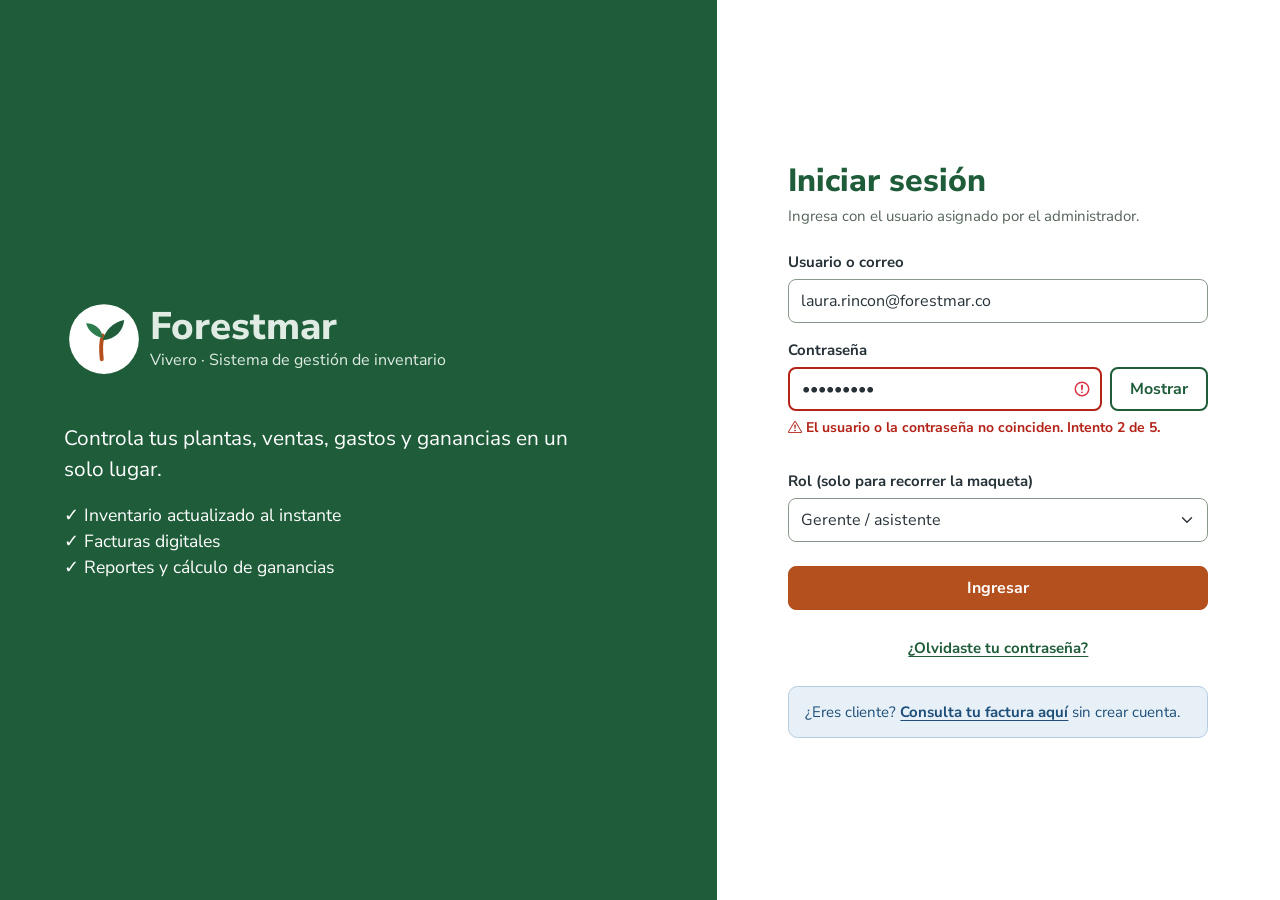
<file: layout/index.html>
<!DOCTYPE html>
<html lang="es">
<head>
  <meta charset="UTF-8">
  <meta name="viewport" content="width=device-width, initial-scale=1">
  <title>Iniciar sesión | Forestmar</title>
  <meta name="description" content="Ingreso al sistema de gestión de inventario del vivero Forestmar.">
  <link rel="icon" href="img/logo-forestmar.svg" type="image/svg+xml">
  <link rel="stylesheet" href="css/bootstrap.min.css">
  <link rel="stylesheet" href="css/bootstrap-icons.min.css">
  <link rel="stylesheet" href="css/forestmar.css">
</head>
<body>
  <a class="saltar" href="#contenido">Saltar al formulario</a>
  <div class="fm-acceso">
    <header class="lado-marca">
      <div class="fm-marca"><img src="img/logo-forestmar.svg" alt=""><span><strong>Forestmar</strong><span>Vivero · Sistema de gestión de inventario</span></span></div>
      <p class="mt-4">Controla tus plantas, ventas, gastos y ganancias en un solo lugar.</p>
      <ul>
        <li>✓ Inventario actualizado al instante</li>
        <li>✓ Facturas digitales</li>
        <li>✓ Reportes y cálculo de ganancias</li>
      </ul>
    </header>
    <main id="contenido" class="lado-form">
      <form id="formLogin" action="inicio.html" novalidate>
        <h1 class="mb-1" style="font-size:2rem">Iniciar sesión</h1>
        <p class="text-apoyo mb-4">Ingresa con el usuario asignado por el administrador.</p>
        <div class="mb-3">
          <label for="usuario" class="form-label">Usuario o correo</label>
          <input id="usuario" name="usuario" type="email" class="form-control" autocomplete="username" value="laura.rincon@forestmar.co" required>
        </div>
        <div class="mb-1">
          <label for="clave" class="form-label">Contraseña</label>
          <div class="d-flex gap-2">
            <input id="clave" name="clave" type="password" class="form-control is-invalid" autocomplete="current-password" value="clave1234" required aria-describedby="errorLogin">
            <button type="button" class="btn btn-fm-borde" data-mostrar="clave" aria-pressed="false">Mostrar</button>
          </div>
        </div>
        <p id="errorLogin" class="mensaje-error" role="alert"><i class="bi bi-exclamation-triangle" aria-hidden="true"></i>El usuario o la contraseña no coinciden. Intento 2 de 5.</p>
        <label class="form-label mt-3" for="rolDemo">Rol (solo para recorrer la maqueta)</label>
        <select id="rolDemo" class="form-select mb-3">
          <option value="inicio.html">Gerente / asistente</option>
          <option value="inicio-vendedor.html">Vendedor</option>
          <option value="usuarios.html">Administrador</option>
        </select>
        <button type="submit" class="btn btn-fm w-100 mt-2">Ingresar</button>
        <p class="text-center mt-3"><a class="btn-link-fm justify-content-center" href="#" data-bs-toggle="modal" data-bs-target="#modalClave">¿Olvidaste tu contraseña?</a></p>
        <div class="aviso aviso-info fw-normal mt-3">¿Eres cliente? <a href="consulta-factura.html" class="fw-bold" style="color:var(--fm-info-texto)">Consulta tu factura aquí</a> sin crear cuenta.</div>
      </form>
    </main>
  </div>
  <div class="modal fade" id="modalClave" tabindex="-1" aria-labelledby="tituloClave" aria-hidden="true">
    <div class="modal-dialog modal-dialog-centered"><div class="modal-content">
      <div class="modal-header"><h2 class="modal-title h5" id="tituloClave">Recuperar contraseña</h2><button type="button" class="btn-close" data-bs-dismiss="modal" aria-label="Cerrar"></button></div>
      <div class="modal-body"><p>Las cuentas las administra el administrador del sistema. Solicítale que restablezca tu contraseña; recibirás una clave temporal en tu correo.</p></div>
      <div class="modal-footer"><button type="button" class="btn btn-fm-borde" data-bs-dismiss="modal">Entendido</button></div>
    </div></div>
  </div>
  <script src="js/bootstrap.bundle.min.js"></script>
  <script src="js/forestmar.js"></script>
</body>
</html>
</file>
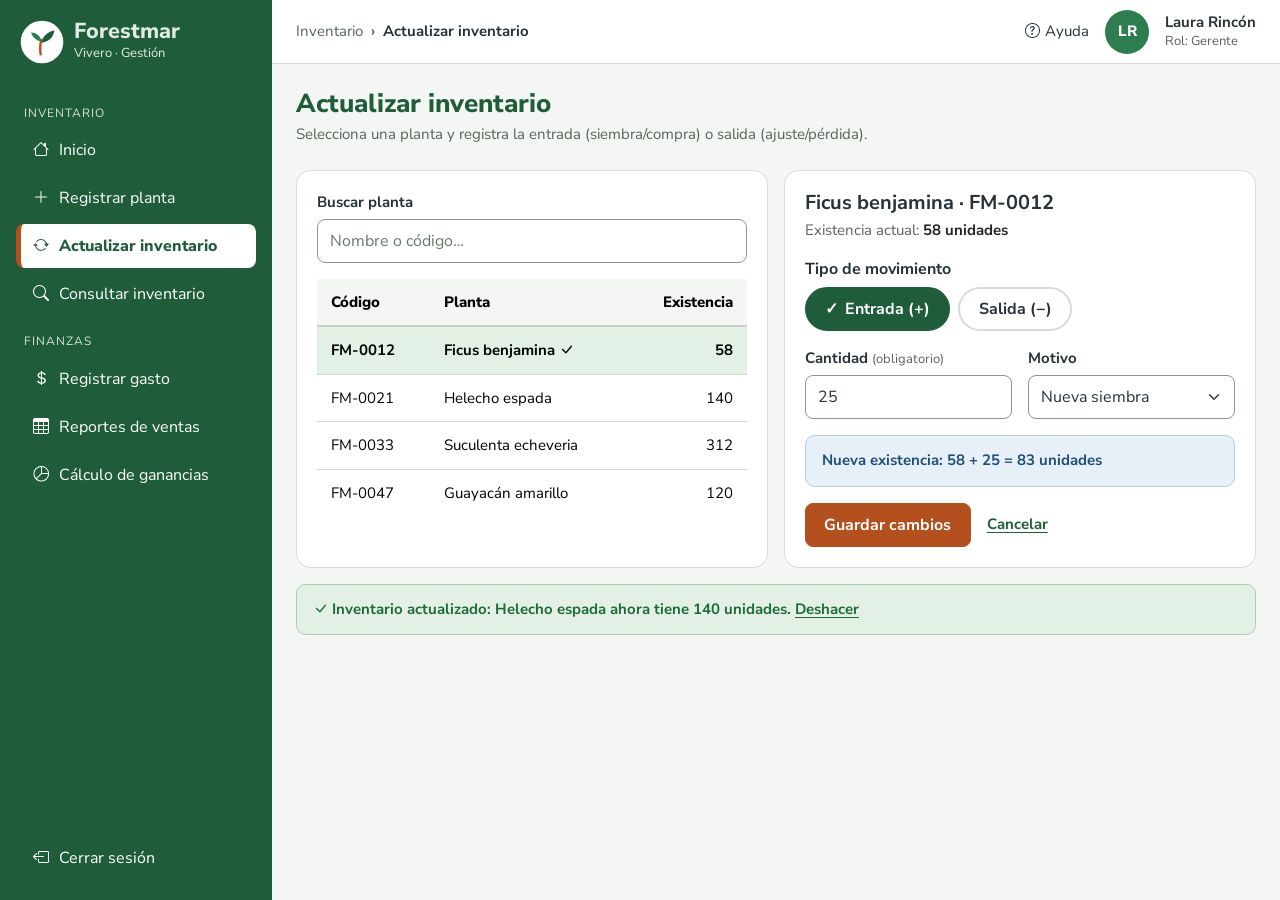
<file: layout/actualizar-inventario.html>
<!DOCTYPE html>
<html lang="es">
<head>
  <meta charset="UTF-8">
  <meta name="viewport" content="width=device-width, initial-scale=1">
  <title>Actualizar inventario | Forestmar</title>
  <meta name="description" content="Registro de entradas y salidas de plantas (RF02).">
  <link rel="icon" href="img/logo-forestmar.svg" type="image/svg+xml">
  <link rel="stylesheet" href="css/bootstrap.min.css">
  <link rel="stylesheet" href="css/bootstrap-icons.min.css">
  <link rel="stylesheet" href="css/forestmar.css">
</head>
<body>
  <a class="saltar" href="#contenido">Saltar al contenido</a>
  <header class="fm-barra-movil d-lg-none">
    <a class="fm-marca" href="inicio.html"><img src="img/logo-forestmar.svg" alt="" width="40" height="40"><span><strong>Forestmar</strong></span></a>
    <button class="btn btn-menu" type="button" data-bs-toggle="offcanvas" data-bs-target="#menuLateral" aria-controls="menuLateral"><i class="bi bi-list" aria-hidden="true"></i> Menú</button>
  </header>
  <div class="fm-app">
    <aside class="fm-sidebar offcanvas-lg offcanvas-start" tabindex="-1" id="menuLateral" aria-label="Menú lateral">
      <div class="offcanvas-header d-lg-none justify-content-end">
        <button type="button" class="btn-close btn-close-white" data-bs-dismiss="offcanvas" data-bs-target="#menuLateral" aria-label="Cerrar menú"></button>
      </div>
      <nav class="offcanvas-body" aria-label="Menú principal">
        <a class="fm-marca d-none d-lg-flex" href="inicio.html">
          <img src="img/logo-forestmar.svg" alt="">
          <span><strong>Forestmar</strong><span>Vivero · Gestión</span></span>
        </a>
        <p class="seccion" id="sec-inventario">Inventario</p>
        <ul class="nav flex-column gap-1" aria-labelledby="sec-inventario">
          <li class="nav-item"><a class="nav-link" href="inicio.html"><i class="bi bi-house" aria-hidden="true"></i>Inicio</a></li>
          <li class="nav-item"><a class="nav-link" href="registrar-planta.html"><i class="bi bi-plus-lg" aria-hidden="true"></i>Registrar planta</a></li>
          <li class="nav-item"><a class="nav-link" href="actualizar-inventario.html" aria-current="page"><i class="bi bi-arrow-repeat" aria-hidden="true"></i>Actualizar inventario</a></li>
          <li class="nav-item"><a class="nav-link" href="consultar-inventario.html"><i class="bi bi-search" aria-hidden="true"></i>Consultar inventario</a></li>
        </ul>
        <p class="seccion" id="sec-finanzas">Finanzas</p>
        <ul class="nav flex-column gap-1" aria-labelledby="sec-finanzas">
          <li class="nav-item"><a class="nav-link" href="registrar-gasto.html"><i class="bi bi-currency-dollar" aria-hidden="true"></i>Registrar gasto</a></li>
          <li class="nav-item"><a class="nav-link" href="reporte-ventas.html"><i class="bi bi-table" aria-hidden="true"></i>Reportes de ventas</a></li>
          <li class="nav-item"><a class="nav-link" href="ganancias.html"><i class="bi bi-pie-chart" aria-hidden="true"></i>Cálculo de ganancias</a></li>
        </ul>
        <a class="nav-link salir" href="index.html"><i class="bi bi-box-arrow-left" aria-hidden="true"></i>Cerrar sesión</a>
      </nav>
    </aside>
    <div class="fm-principal">
      <header class="fm-encabezado">
        <nav aria-label="Migas de pan"><ol class="breadcrumb"><li class="breadcrumb-item"><a href="inicio.html">Inventario</a></li><li class="breadcrumb-item active" aria-current="page">Actualizar inventario</li></ol></nav>
        <div class="fm-usuario">
          <a class="ayuda d-none d-md-inline-flex" href="#ayuda" data-bs-toggle="modal" data-bs-target="#modalAyuda"><i class="bi bi-question-circle" aria-hidden="true"></i>Ayuda</a>
          <span class="avatar" aria-hidden="true">LR</span>
          <span class="nombre d-none d-sm-block"><strong>Laura Rincón</strong><span>Rol: Gerente</span></span>
        </div>
      </header>
      <main id="contenido" class="fm-contenido">
        <h1 class="mb-1">Actualizar inventario</h1>
        <p class="text-apoyo mb-4">Selecciona una planta y registra la entrada (siembra/compra) o salida (ajuste/pérdida).</p>
        <div class="row g-3">
          <section class="col-12 col-lg-6" aria-labelledby="tBuscar">
            <div class="fm-tarjeta h-100">
              <label id="tBuscar" for="buscarPlanta" class="form-label">Buscar planta</label>
              <input id="buscarPlanta" type="search" class="form-control mb-3" placeholder="Nombre o código…">
              <div class="table-responsive"><table class="table">
                <caption class="visually-hidden">Plantas registradas</caption>
                <thead><tr><th scope="col">Código</th><th scope="col">Planta</th><th scope="col" class="text-end">Existencia</th></tr></thead>
                <tbody>
                  <tr class="fila-sel"><td>FM-0012</td><td>Ficus benjamina <i class="bi bi-check-lg" aria-hidden="true"></i><span class="visually-hidden"> (seleccionada)</span></td><td class="text-end">58</td></tr>
                  <tr><td>FM-0021</td><td>Helecho espada</td><td class="text-end">140</td></tr>
                  <tr><td>FM-0033</td><td>Suculenta echeveria</td><td class="text-end">312</td></tr>
                  <tr><td>FM-0047</td><td>Guayacán amarillo</td><td class="text-end">120</td></tr>
                </tbody>
              </table></div>
            </div>
          </section>
          <section class="col-12 col-lg-6" aria-labelledby="tPlanta">
            <form class="fm-tarjeta h-100" id="formMov" novalidate>
              <h2 id="tPlanta" class="mb-1">Ficus benjamina · FM-0012</h2>
              <p class="text-apoyo">Existencia actual: <strong class="text-body" id="existencia" data-valor="58">58 unidades</strong></p>
              <fieldset class="mb-3">
                <legend class="form-label fs-6">Tipo de movimiento</legend>
                <div class="fm-seg d-flex gap-2 flex-wrap">
                  <input type="radio" class="btn-check" name="mov" id="movEntrada" value="1" checked><label class="btn" for="movEntrada">Entrada (+)</label>
                  <input type="radio" class="btn-check" name="mov" id="movSalida" value="-1"><label class="btn" for="movSalida">Salida (−)</label>
                </div>
              </fieldset>
              <div class="row g-3">
                <div class="col-12 col-sm-6"><label for="cantMov" class="form-label">Cantidad <span class="oblig">(obligatorio)</span></label><input id="cantMov" type="number" min="1" class="form-control" value="25" required></div>
                <div class="col-12 col-sm-6"><label for="motivo" class="form-label">Motivo</label><select id="motivo" class="form-select"><option>Nueva siembra</option><option>Compra a proveedor</option><option>Ajuste de conteo</option><option>Pérdida</option></select></div>
              </div>
              <p class="aviso aviso-info mt-3" id="vistaPrevia" aria-live="polite">Nueva existencia: 58 + 25 = 83 unidades</p>
              <div class="d-flex flex-wrap gap-3 align-items-center">
                <button type="submit" class="btn btn-fm">Guardar cambios</button>
                <a class="btn-link-fm" href="inicio.html">Cancelar</a>
              </div>
            </form>
          </section>
        </div>
        <p class="aviso aviso-exito mt-3" role="status"><i class="bi bi-check-lg" aria-hidden="true"></i> Inventario actualizado: Helecho espada ahora tiene 140 unidades. <a href="#" class="text-reset">Deshacer</a></p>
      </main>
    </div>
  </div>
  <div class="modal fade" id="modalAyuda" tabindex="-1" aria-labelledby="tituloAyuda" aria-hidden="true">
    <div class="modal-dialog modal-dialog-centered"><div class="modal-content">
      <div class="modal-header"><h2 class="modal-title h5" id="tituloAyuda">Ayuda</h2><button type="button" class="btn-close" data-bs-dismiss="modal" aria-label="Cerrar"></button></div>
      <div class="modal-body"><p>Usa el menú lateral para ir a cada módulo. La opción resaltada indica dónde estás. Si tienes problemas para ingresar, comunícate con el administrador del sistema.</p></div>
    </div></div>
  </div>
  <script src="js/bootstrap.bundle.min.js"></script>
  <script src="js/forestmar.js"></script>
</body>
</html>
</file>
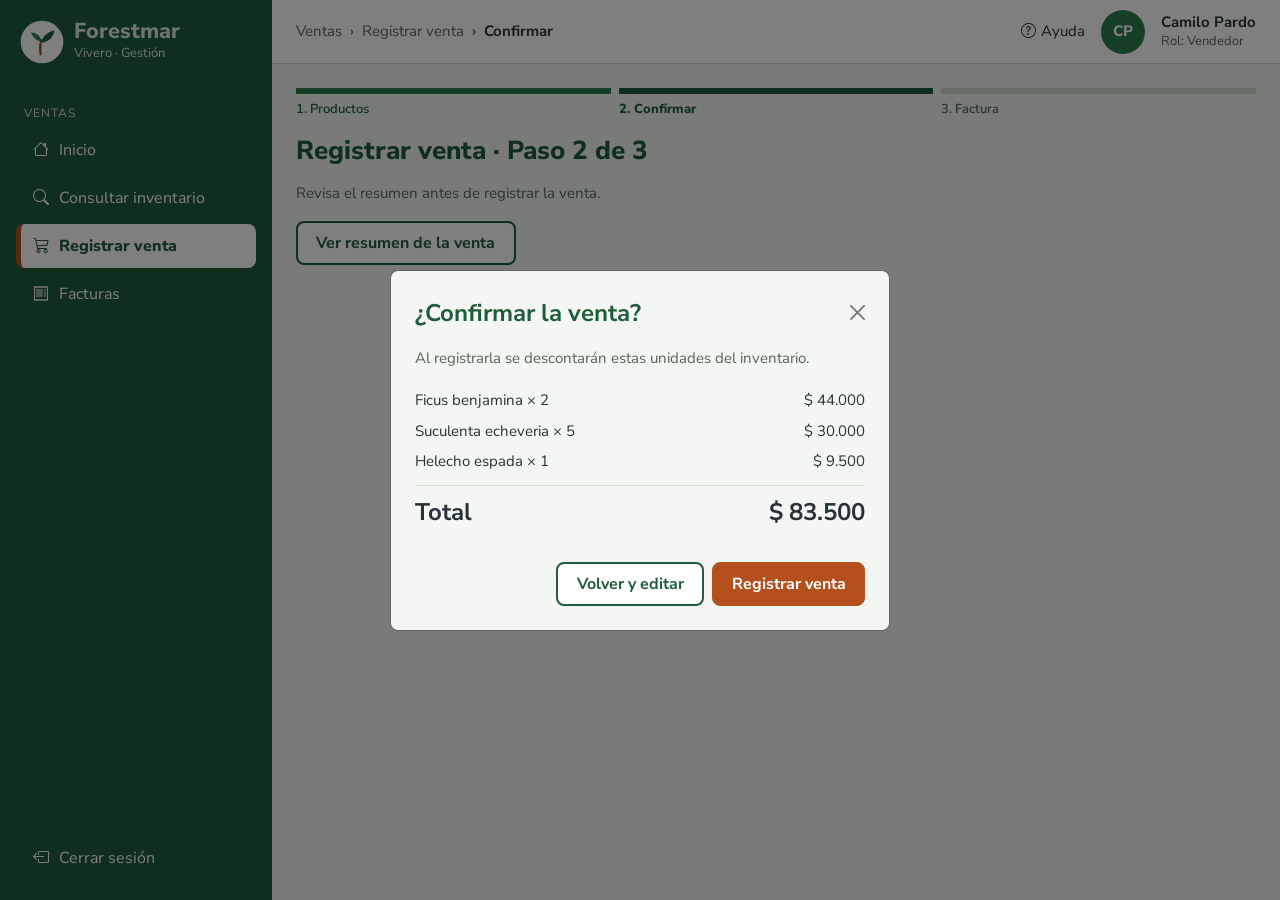
<file: layout/confirmar-venta.html>
<!DOCTYPE html>
<html lang="es">
<head>
  <meta charset="UTF-8">
  <meta name="viewport" content="width=device-width, initial-scale=1">
  <title>Confirmar venta | Forestmar</title>
  <meta name="description" content="Confirmación de la venta y descuento automático del inventario (RF04, RF06).">
  <link rel="icon" href="img/logo-forestmar.svg" type="image/svg+xml">
  <link rel="stylesheet" href="css/bootstrap.min.css">
  <link rel="stylesheet" href="css/bootstrap-icons.min.css">
  <link rel="stylesheet" href="css/forestmar.css">
</head>
<body>
  <a class="saltar" href="#contenido">Saltar al contenido</a>
  <header class="fm-barra-movil d-lg-none">
    <a class="fm-marca" href="inicio-vendedor.html"><img src="img/logo-forestmar.svg" alt="" width="40" height="40"><span><strong>Forestmar</strong></span></a>
    <button class="btn btn-menu" type="button" data-bs-toggle="offcanvas" data-bs-target="#menuLateral" aria-controls="menuLateral"><i class="bi bi-list" aria-hidden="true"></i> Menú</button>
  </header>
  <div class="fm-app">
    <aside class="fm-sidebar offcanvas-lg offcanvas-start" tabindex="-1" id="menuLateral" aria-label="Menú lateral">
      <div class="offcanvas-header d-lg-none justify-content-end">
        <button type="button" class="btn-close btn-close-white" data-bs-dismiss="offcanvas" data-bs-target="#menuLateral" aria-label="Cerrar menú"></button>
      </div>
      <nav class="offcanvas-body" aria-label="Menú principal">
        <a class="fm-marca d-none d-lg-flex" href="inicio-vendedor.html">
          <img src="img/logo-forestmar.svg" alt="">
          <span><strong>Forestmar</strong><span>Vivero · Gestión</span></span>
        </a>
        <p class="seccion" id="sec-ventas">Ventas</p>
        <ul class="nav flex-column gap-1" aria-labelledby="sec-ventas">
          <li class="nav-item"><a class="nav-link" href="inicio-vendedor.html"><i class="bi bi-house" aria-hidden="true"></i>Inicio</a></li>
          <li class="nav-item"><a class="nav-link" href="consultar-inventario.html"><i class="bi bi-search" aria-hidden="true"></i>Consultar inventario</a></li>
          <li class="nav-item"><a class="nav-link" href="registrar-venta.html" aria-current="page"><i class="bi bi-cart3" aria-hidden="true"></i>Registrar venta</a></li>
          <li class="nav-item"><a class="nav-link" href="factura.html"><i class="bi bi-receipt" aria-hidden="true"></i>Facturas</a></li>
        </ul>
        <a class="nav-link salir" href="index.html"><i class="bi bi-box-arrow-left" aria-hidden="true"></i>Cerrar sesión</a>
      </nav>
    </aside>
    <div class="fm-principal">
      <header class="fm-encabezado">
        <nav aria-label="Migas de pan"><ol class="breadcrumb"><li class="breadcrumb-item"><a href="inicio-vendedor.html">Ventas</a></li><li class="breadcrumb-item"><a href="registrar-venta.html">Registrar venta</a></li><li class="breadcrumb-item active" aria-current="page">Confirmar</li></ol></nav>
        <div class="fm-usuario">
          <a class="ayuda d-none d-md-inline-flex" href="#ayuda" data-bs-toggle="modal" data-bs-target="#modalAyuda"><i class="bi bi-question-circle" aria-hidden="true"></i>Ayuda</a>
          <span class="avatar" aria-hidden="true">CP</span>
          <span class="nombre d-none d-sm-block"><strong>Camilo Pardo</strong><span>Rol: Vendedor</span></span>
        </div>
      </header>
      <main id="contenido" class="fm-contenido">
        <ol class="fm-pasos" aria-label="Pasos de la venta"><li class="hecho">1. Productos</li><li aria-current="step">2. Confirmar</li><li>3. Factura</li></ol>
        <h1 class="mb-3">Registrar venta · Paso 2 de 3</h1>
        <p class="text-apoyo">Revisa el resumen antes de registrar la venta.</p>
        <button type="button" class="btn btn-fm-borde" data-bs-toggle="modal" data-bs-target="#modalConfirmar">Ver resumen de la venta</button>
        <div class="modal fade" id="modalConfirmar" tabindex="-1" aria-labelledby="tConfirmar" aria-describedby="dConfirmar" aria-hidden="true" data-abrir="si">
          <div class="modal-dialog modal-dialog-centered"><div class="modal-content p-2">
            <div class="modal-header border-0 pb-0"><h2 class="modal-title h4 fw-bold" style="color:var(--fm-verde)" id="tConfirmar">¿Confirmar la venta?</h2><button type="button" class="btn-close" data-bs-dismiss="modal" aria-label="Cerrar"></button></div>
            <div class="modal-body">
              <p id="dConfirmar" class="text-apoyo">Al registrarla se descontarán estas unidades del inventario.</p>
              <ul class="list-unstyled border-bottom pb-2 mb-2">
                <li class="d-flex justify-content-between py-1"><span>Ficus benjamina × 2</span><span>$ 44.000</span></li>
                <li class="d-flex justify-content-between py-1"><span>Suculenta echeveria × 5</span><span>$ 30.000</span></li>
                <li class="d-flex justify-content-between py-1"><span>Helecho espada × 1</span><span>$ 9.500</span></li>
              </ul>
              <p class="d-flex justify-content-between fs-4 fw-bold mb-0"><span>Total</span><span>$ 83.500</span></p>
            </div>
            <div class="modal-footer border-0"><a class="btn btn-fm-borde" href="registrar-venta.html">Volver y editar</a><a class="btn btn-fm" href="factura.html">Registrar venta</a></div>
          </div></div>
        </div>
      </main>
    </div>
  </div>
  <div class="modal fade" id="modalAyuda" tabindex="-1" aria-labelledby="tituloAyuda" aria-hidden="true">
    <div class="modal-dialog modal-dialog-centered"><div class="modal-content">
      <div class="modal-header"><h2 class="modal-title h5" id="tituloAyuda">Ayuda</h2><button type="button" class="btn-close" data-bs-dismiss="modal" aria-label="Cerrar"></button></div>
      <div class="modal-body"><p>Usa el menú lateral para ir a cada módulo. La opción resaltada indica dónde estás. Si tienes problemas para ingresar, comunícate con el administrador del sistema.</p></div>
    </div></div>
  </div>
  <script src="js/bootstrap.bundle.min.js"></script>
  <script src="js/forestmar.js"></script>
</body>
</html>
</file>
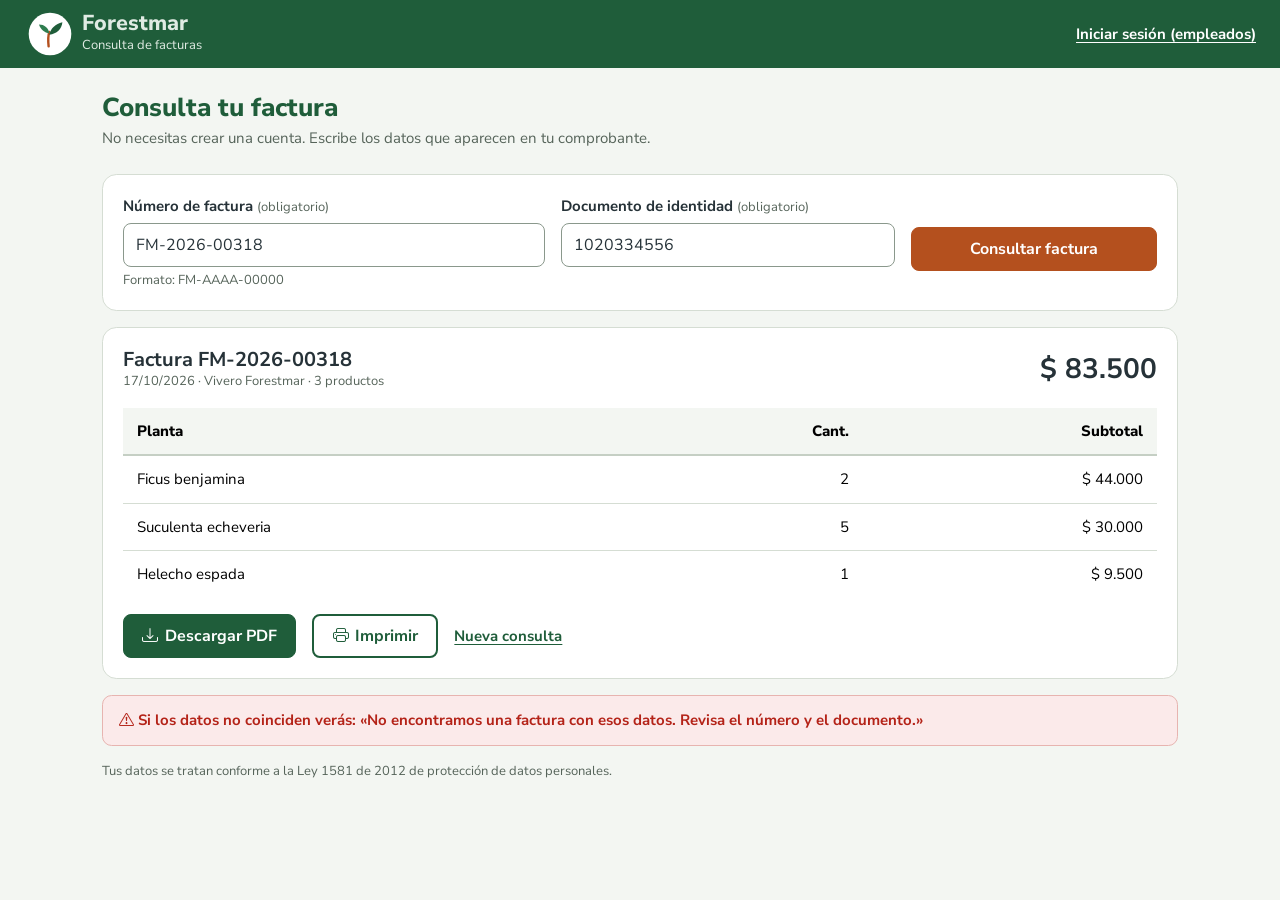
<file: layout/consulta-factura.html>
<!DOCTYPE html>
<html lang="es">
<head>
  <meta charset="UTF-8">
  <meta name="viewport" content="width=device-width, initial-scale=1">
  <title>Consulta tu factura | Forestmar</title>
  <meta name="description" content="Consulta pública de facturas digitales del vivero Forestmar, sin crear cuenta.">
  <link rel="icon" href="img/logo-forestmar.svg" type="image/svg+xml">
  <link rel="stylesheet" href="css/bootstrap.min.css">
  <link rel="stylesheet" href="css/bootstrap-icons.min.css">
  <link rel="stylesheet" href="css/forestmar.css">
</head>
<body>
  <a class="saltar" href="#contenido">Saltar al contenido</a>
  <header class="fm-publico-header">
    <a class="fm-marca m-0" href="consulta-factura.html"><img src="img/logo-forestmar.svg" alt=""><span><strong>Forestmar</strong><span>Consulta de facturas</span></span></a>
    <a class="empleados" href="index.html">Iniciar sesión (empleados)</a>
  </header>
  <main id="contenido" class="container py-4" style="max-width:1100px">
    <h1 class="mb-1">Consulta tu factura</h1>
    <p class="text-apoyo mb-4">No necesitas crear una cuenta. Escribe los datos que aparecen en tu comprobante.</p>
    <form class="fm-tarjeta mb-3" id="formConsulta" novalidate>
      <div class="row g-3 align-items-start">
        <div class="col-12 col-md-5"><label for="numFactura" class="form-label">Número de factura <span class="oblig">(obligatorio)</span></label><input id="numFactura" class="form-control" value="FM-2026-00318" required aria-describedby="formatoFactura" pattern="FM-[0-9]{4}-[0-9]{5}"><p id="formatoFactura" class="small text-apoyo mt-1 mb-0">Formato: FM-AAAA-00000</p></div>
        <div class="col-12 col-md-4"><label for="docId" class="form-label">Documento de identidad <span class="oblig">(obligatorio)</span></label><input id="docId" class="form-control" inputmode="numeric" value="1020334556" required></div>
        <div class="col-12 col-md-3 pt-md-4"><button type="submit" class="btn btn-fm w-100 mt-md-2">Consultar factura</button></div>
      </div>
    </form>
    <section class="fm-tarjeta mb-3" aria-labelledby="tFactura" id="resultado">
      <div class="d-flex justify-content-between flex-wrap gap-2">
        <div><h2 id="tFactura" class="mb-0">Factura FM-2026-00318</h2><p class="small text-apoyo">17/10/2026 · Vivero Forestmar · 3 productos</p></div>
        <p class="fs-3 fw-bold">$ 83.500</p>
      </div>
      <div class="table-responsive"><table class="table">
        <caption class="visually-hidden">Productos de la factura</caption>
        <thead><tr><th scope="col">Planta</th><th scope="col" class="text-end">Cant.</th><th scope="col" class="text-end">Subtotal</th></tr></thead>
        <tbody>
                <tr><td>Ficus benjamina</td><td class="text-end">2</td><td class="text-end">$ 44.000</td></tr>
                <tr><td>Suculenta echeveria</td><td class="text-end">5</td><td class="text-end">$ 30.000</td></tr>
                <tr><td>Helecho espada</td><td class="text-end">1</td><td class="text-end">$ 9.500</td></tr>
        </tbody>
      </table></div>
      <div class="d-flex flex-wrap gap-3 align-items-center mt-3"><button type="button" class="btn btn-fm-verde"><i class="bi bi-download" aria-hidden="true"></i>Descargar PDF</button><button type="button" class="btn btn-fm-borde" data-imprimir><i class="bi bi-printer" aria-hidden="true"></i>Imprimir</button><a class="btn-link-fm" href="consulta-factura.html">Nueva consulta</a></div>
    </section>
    <p class="aviso aviso-error" role="note"><i class="bi bi-exclamation-triangle" aria-hidden="true"></i> Si los datos no coinciden verás: «No encontramos una factura con esos datos. Revisa el número y el documento.»</p>
    <p class="small text-apoyo">Tus datos se tratan conforme a la Ley 1581 de 2012 de protección de datos personales.</p>
  </main>
  <script src="js/bootstrap.bundle.min.js"></script>
  <script src="js/forestmar.js"></script>
</body>
</html>
</file>
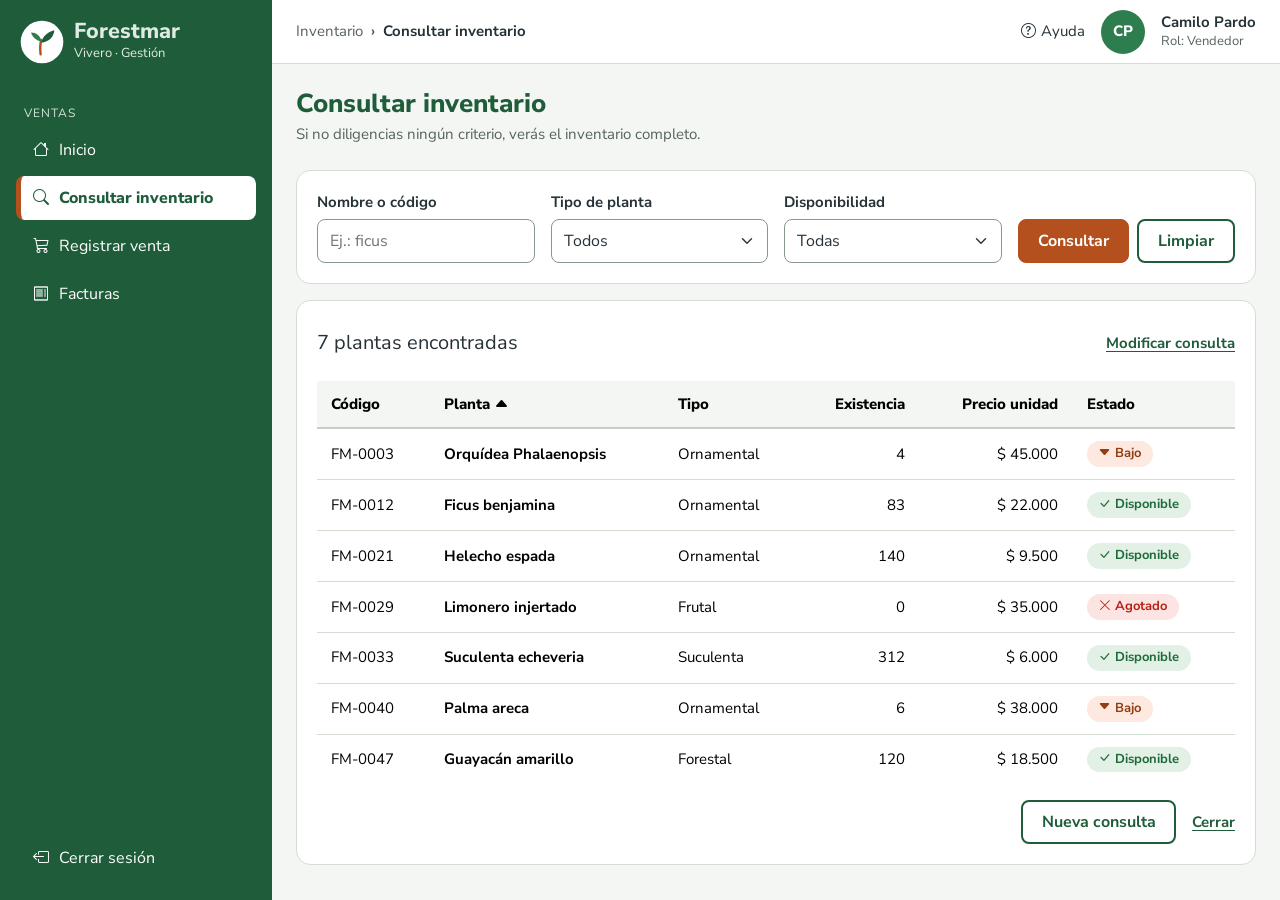
<file: layout/consultar-inventario.html>
<!DOCTYPE html>
<html lang="es">
<head>
  <meta charset="UTF-8">
  <meta name="viewport" content="width=device-width, initial-scale=1">
  <title>Consultar inventario | Forestmar</title>
  <meta name="description" content="Consulta del inventario del vivero con filtros (RF03).">
  <link rel="icon" href="img/logo-forestmar.svg" type="image/svg+xml">
  <link rel="stylesheet" href="css/bootstrap.min.css">
  <link rel="stylesheet" href="css/bootstrap-icons.min.css">
  <link rel="stylesheet" href="css/forestmar.css">
</head>
<body>
  <a class="saltar" href="#contenido">Saltar al contenido</a>
  <header class="fm-barra-movil d-lg-none">
    <a class="fm-marca" href="inicio-vendedor.html"><img src="img/logo-forestmar.svg" alt="" width="40" height="40"><span><strong>Forestmar</strong></span></a>
    <button class="btn btn-menu" type="button" data-bs-toggle="offcanvas" data-bs-target="#menuLateral" aria-controls="menuLateral"><i class="bi bi-list" aria-hidden="true"></i> Menú</button>
  </header>
  <div class="fm-app">
    <aside class="fm-sidebar offcanvas-lg offcanvas-start" tabindex="-1" id="menuLateral" aria-label="Menú lateral">
      <div class="offcanvas-header d-lg-none justify-content-end">
        <button type="button" class="btn-close btn-close-white" data-bs-dismiss="offcanvas" data-bs-target="#menuLateral" aria-label="Cerrar menú"></button>
      </div>
      <nav class="offcanvas-body" aria-label="Menú principal">
        <a class="fm-marca d-none d-lg-flex" href="inicio-vendedor.html">
          <img src="img/logo-forestmar.svg" alt="">
          <span><strong>Forestmar</strong><span>Vivero · Gestión</span></span>
        </a>
        <p class="seccion" id="sec-ventas">Ventas</p>
        <ul class="nav flex-column gap-1" aria-labelledby="sec-ventas">
          <li class="nav-item"><a class="nav-link" href="inicio-vendedor.html"><i class="bi bi-house" aria-hidden="true"></i>Inicio</a></li>
          <li class="nav-item"><a class="nav-link" href="consultar-inventario.html" aria-current="page"><i class="bi bi-search" aria-hidden="true"></i>Consultar inventario</a></li>
          <li class="nav-item"><a class="nav-link" href="registrar-venta.html"><i class="bi bi-cart3" aria-hidden="true"></i>Registrar venta</a></li>
          <li class="nav-item"><a class="nav-link" href="factura.html"><i class="bi bi-receipt" aria-hidden="true"></i>Facturas</a></li>
        </ul>
        <a class="nav-link salir" href="index.html"><i class="bi bi-box-arrow-left" aria-hidden="true"></i>Cerrar sesión</a>
      </nav>
    </aside>
    <div class="fm-principal">
      <header class="fm-encabezado">
        <nav aria-label="Migas de pan"><ol class="breadcrumb"><li class="breadcrumb-item"><a href="inicio-vendedor.html">Inventario</a></li><li class="breadcrumb-item active" aria-current="page">Consultar inventario</li></ol></nav>
        <div class="fm-usuario">
          <a class="ayuda d-none d-md-inline-flex" href="#ayuda" data-bs-toggle="modal" data-bs-target="#modalAyuda"><i class="bi bi-question-circle" aria-hidden="true"></i>Ayuda</a>
          <span class="avatar" aria-hidden="true">CP</span>
          <span class="nombre d-none d-sm-block"><strong>Camilo Pardo</strong><span>Rol: Vendedor</span></span>
        </div>
      </header>
      <main id="contenido" class="fm-contenido">
        <h1 class="mb-1">Consultar inventario</h1>
        <p class="text-apoyo mb-4">Si no diligencias ningún criterio, verás el inventario completo.</p>
        <form class="fm-tarjeta mb-3" role="search" aria-label="Filtros de inventario">
          <div class="row g-3 align-items-end">
            <div class="col-12 col-md-6 col-xl-3"><label for="fNombre" class="form-label">Nombre o código</label><input id="fNombre" type="search" class="form-control" placeholder="Ej.: ficus"></div>
            <div class="col-12 col-md-6 col-xl-3"><label for="fTipo" class="form-label">Tipo de planta</label><select id="fTipo" class="form-select"><option>Todos</option><option>Ornamental</option><option>Frutal</option><option>Forestal</option><option>Suculenta</option></select></div>
            <div class="col-12 col-md-6 col-xl-3"><label for="fDisp" class="form-label">Disponibilidad</label><select id="fDisp" class="form-select"><option>Todas</option><option>Disponibles</option><option>Bajas</option><option>Agotadas</option></select></div>
            <div class="col-12 col-md-6 col-xl-3 d-flex gap-2"><button type="submit" class="btn btn-fm flex-fill">Consultar</button><button type="reset" class="btn btn-fm-borde flex-fill">Limpiar</button></div>
          </div>
        </form>
        <section class="fm-tarjeta" aria-labelledby="tRes">
          <div class="d-flex justify-content-between align-items-center flex-wrap gap-2 mb-3">
            <h2 id="tRes" class="h5 mb-0" aria-live="polite">7 plantas encontradas</h2>
            <a class="btn-link-fm" href="#fNombre">Modificar consulta</a>
          </div>
          <div class="table-responsive d-none d-md-block"><table class="table">
            <caption class="visually-hidden">Resultado de la consulta de inventario</caption>
            <thead><tr><th scope="col">Código</th><th scope="col" aria-sort="ascending">Planta <i class="bi bi-caret-up-fill" aria-hidden="true"></i></th><th scope="col">Tipo</th><th scope="col" class="text-end">Existencia</th><th scope="col" class="text-end">Precio unidad</th><th scope="col">Estado</th></tr></thead>
            <tbody>
                <tr><td>FM-0003</td><td class="fw-bold">Orquídea Phalaenopsis</td><td>Ornamental</td><td class="text-end">4</td><td class="text-end">$ 45.000</td><td><span class="estado estado-bajo"><i class="bi bi-caret-down-fill" aria-hidden="true"></i>Bajo</span></td></tr>
                <tr><td>FM-0012</td><td class="fw-bold">Ficus benjamina</td><td>Ornamental</td><td class="text-end">83</td><td class="text-end">$ 22.000</td><td><span class="estado estado-ok"><i class="bi bi-check-lg" aria-hidden="true"></i>Disponible</span></td></tr>
                <tr><td>FM-0021</td><td class="fw-bold">Helecho espada</td><td>Ornamental</td><td class="text-end">140</td><td class="text-end">$ 9.500</td><td><span class="estado estado-ok"><i class="bi bi-check-lg" aria-hidden="true"></i>Disponible</span></td></tr>
                <tr><td>FM-0029</td><td class="fw-bold">Limonero injertado</td><td>Frutal</td><td class="text-end">0</td><td class="text-end">$ 35.000</td><td><span class="estado estado-agotado"><i class="bi bi-x-lg" aria-hidden="true"></i>Agotado</span></td></tr>
                <tr><td>FM-0033</td><td class="fw-bold">Suculenta echeveria</td><td>Suculenta</td><td class="text-end">312</td><td class="text-end">$ 6.000</td><td><span class="estado estado-ok"><i class="bi bi-check-lg" aria-hidden="true"></i>Disponible</span></td></tr>
                <tr><td>FM-0040</td><td class="fw-bold">Palma areca</td><td>Ornamental</td><td class="text-end">6</td><td class="text-end">$ 38.000</td><td><span class="estado estado-bajo"><i class="bi bi-caret-down-fill" aria-hidden="true"></i>Bajo</span></td></tr>
                <tr><td>FM-0047</td><td class="fw-bold">Guayacán amarillo</td><td>Forestal</td><td class="text-end">120</td><td class="text-end">$ 18.500</td><td><span class="estado estado-ok"><i class="bi bi-check-lg" aria-hidden="true"></i>Disponible</span></td></tr>
            </tbody>
          </table></div>
          <ul class="list-group list-group-flush d-md-none" aria-label="Resultado de la consulta">
            <li class="list-group-item d-flex justify-content-between align-items-start py-3"><div><strong>Orquídea Phalaenopsis</strong><br><span class="text-apoyo small">FM-0003 · $ 45.000</span></div><div class="text-end"><strong>4</strong><br><span class="estado estado-bajo"><i class="bi bi-caret-down-fill" aria-hidden="true"></i>Bajo</span></div></li>
            <li class="list-group-item d-flex justify-content-between align-items-start py-3"><div><strong>Ficus benjamina</strong><br><span class="text-apoyo small">FM-0012 · $ 22.000</span></div><div class="text-end"><strong>83</strong><br><span class="estado estado-ok"><i class="bi bi-check-lg" aria-hidden="true"></i>Disponible</span></div></li>
            <li class="list-group-item d-flex justify-content-between align-items-start py-3"><div><strong>Helecho espada</strong><br><span class="text-apoyo small">FM-0021 · $ 9.500</span></div><div class="text-end"><strong>140</strong><br><span class="estado estado-ok"><i class="bi bi-check-lg" aria-hidden="true"></i>Disponible</span></div></li>
            <li class="list-group-item d-flex justify-content-between align-items-start py-3"><div><strong>Limonero injertado</strong><br><span class="text-apoyo small">FM-0029 · $ 35.000</span></div><div class="text-end"><strong>0</strong><br><span class="estado estado-agotado"><i class="bi bi-x-lg" aria-hidden="true"></i>Agotado</span></div></li>
            <li class="list-group-item d-flex justify-content-between align-items-start py-3"><div><strong>Suculenta echeveria</strong><br><span class="text-apoyo small">FM-0033 · $ 6.000</span></div><div class="text-end"><strong>312</strong><br><span class="estado estado-ok"><i class="bi bi-check-lg" aria-hidden="true"></i>Disponible</span></div></li>
            <li class="list-group-item d-flex justify-content-between align-items-start py-3"><div><strong>Palma areca</strong><br><span class="text-apoyo small">FM-0040 · $ 38.000</span></div><div class="text-end"><strong>6</strong><br><span class="estado estado-bajo"><i class="bi bi-caret-down-fill" aria-hidden="true"></i>Bajo</span></div></li>
            <li class="list-group-item d-flex justify-content-between align-items-start py-3"><div><strong>Guayacán amarillo</strong><br><span class="text-apoyo small">FM-0047 · $ 18.500</span></div><div class="text-end"><strong>120</strong><br><span class="estado estado-ok"><i class="bi bi-check-lg" aria-hidden="true"></i>Disponible</span></div></li>
          </ul>
          <div class="d-flex justify-content-end gap-3 mt-3"><a class="btn btn-fm-borde" href="consultar-inventario.html">Nueva consulta</a><a class="btn-link-fm" href="inicio-vendedor.html">Cerrar</a></div>
        </section>
      </main>
    </div>
  </div>
  <div class="modal fade" id="modalAyuda" tabindex="-1" aria-labelledby="tituloAyuda" aria-hidden="true">
    <div class="modal-dialog modal-dialog-centered"><div class="modal-content">
      <div class="modal-header"><h2 class="modal-title h5" id="tituloAyuda">Ayuda</h2><button type="button" class="btn-close" data-bs-dismiss="modal" aria-label="Cerrar"></button></div>
      <div class="modal-body"><p>Usa el menú lateral para ir a cada módulo. La opción resaltada indica dónde estás. Si tienes problemas para ingresar, comunícate con el administrador del sistema.</p></div>
    </div></div>
  </div>
  <script src="js/bootstrap.bundle.min.js"></script>
  <script src="js/forestmar.js"></script>
</body>
</html>
</file>
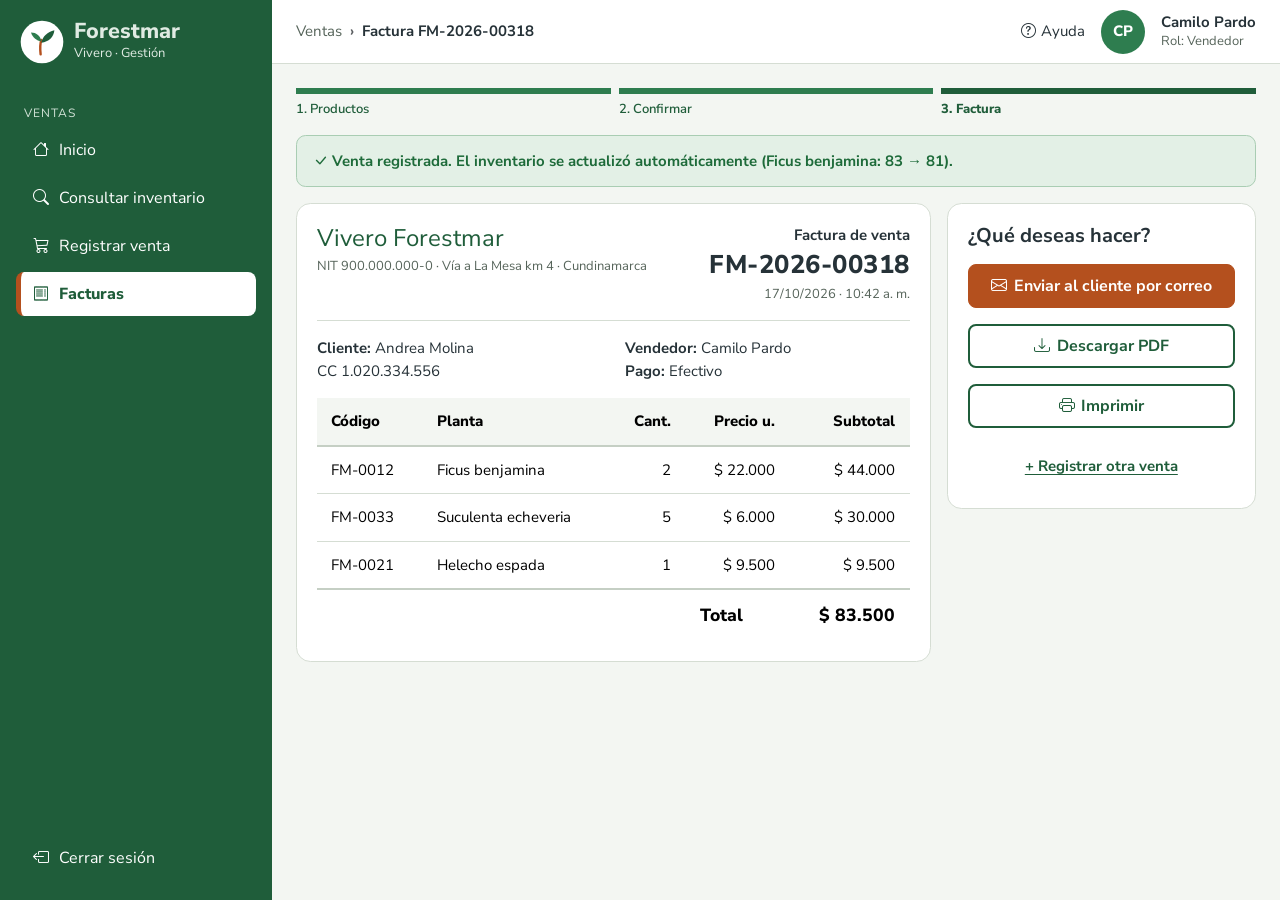
<file: layout/factura.html>
<!DOCTYPE html>
<html lang="es">
<head>
  <meta charset="UTF-8">
  <meta name="viewport" content="width=device-width, initial-scale=1">
  <title>Factura FM-2026-00318 | Forestmar</title>
  <meta name="description" content="Factura digital generada al registrar la venta (RF05, RF06).">
  <link rel="icon" href="img/logo-forestmar.svg" type="image/svg+xml">
  <link rel="stylesheet" href="css/bootstrap.min.css">
  <link rel="stylesheet" href="css/bootstrap-icons.min.css">
  <link rel="stylesheet" href="css/forestmar.css">
</head>
<body>
  <a class="saltar" href="#contenido">Saltar al contenido</a>
  <header class="fm-barra-movil d-lg-none">
    <a class="fm-marca" href="inicio-vendedor.html"><img src="img/logo-forestmar.svg" alt="" width="40" height="40"><span><strong>Forestmar</strong></span></a>
    <button class="btn btn-menu" type="button" data-bs-toggle="offcanvas" data-bs-target="#menuLateral" aria-controls="menuLateral"><i class="bi bi-list" aria-hidden="true"></i> Menú</button>
  </header>
  <div class="fm-app">
    <aside class="fm-sidebar offcanvas-lg offcanvas-start" tabindex="-1" id="menuLateral" aria-label="Menú lateral">
      <div class="offcanvas-header d-lg-none justify-content-end">
        <button type="button" class="btn-close btn-close-white" data-bs-dismiss="offcanvas" data-bs-target="#menuLateral" aria-label="Cerrar menú"></button>
      </div>
      <nav class="offcanvas-body" aria-label="Menú principal">
        <a class="fm-marca d-none d-lg-flex" href="inicio-vendedor.html">
          <img src="img/logo-forestmar.svg" alt="">
          <span><strong>Forestmar</strong><span>Vivero · Gestión</span></span>
        </a>
        <p class="seccion" id="sec-ventas">Ventas</p>
        <ul class="nav flex-column gap-1" aria-labelledby="sec-ventas">
          <li class="nav-item"><a class="nav-link" href="inicio-vendedor.html"><i class="bi bi-house" aria-hidden="true"></i>Inicio</a></li>
          <li class="nav-item"><a class="nav-link" href="consultar-inventario.html"><i class="bi bi-search" aria-hidden="true"></i>Consultar inventario</a></li>
          <li class="nav-item"><a class="nav-link" href="registrar-venta.html"><i class="bi bi-cart3" aria-hidden="true"></i>Registrar venta</a></li>
          <li class="nav-item"><a class="nav-link" href="factura.html" aria-current="page"><i class="bi bi-receipt" aria-hidden="true"></i>Facturas</a></li>
        </ul>
        <a class="nav-link salir" href="index.html"><i class="bi bi-box-arrow-left" aria-hidden="true"></i>Cerrar sesión</a>
      </nav>
    </aside>
    <div class="fm-principal">
      <header class="fm-encabezado">
        <nav aria-label="Migas de pan"><ol class="breadcrumb"><li class="breadcrumb-item"><a href="inicio-vendedor.html">Ventas</a></li><li class="breadcrumb-item active" aria-current="page">Factura FM-2026-00318</li></ol></nav>
        <div class="fm-usuario">
          <a class="ayuda d-none d-md-inline-flex" href="#ayuda" data-bs-toggle="modal" data-bs-target="#modalAyuda"><i class="bi bi-question-circle" aria-hidden="true"></i>Ayuda</a>
          <span class="avatar" aria-hidden="true">CP</span>
          <span class="nombre d-none d-sm-block"><strong>Camilo Pardo</strong><span>Rol: Vendedor</span></span>
        </div>
      </header>
      <main id="contenido" class="fm-contenido">
        <ol class="fm-pasos" aria-label="Pasos de la venta"><li class="hecho">1. Productos</li><li class="hecho">2. Confirmar</li><li aria-current="step">3. Factura</li></ol>
        <p class="aviso aviso-exito" role="status"><i class="bi bi-check-lg" aria-hidden="true"></i> Venta registrada. El inventario se actualizó automáticamente (Ficus benjamina: 83 → 81).</p>
        <h1 class="visually-hidden">Factura digital FM-2026-00318</h1>
        <div class="row g-3">
          <article class="col-12 col-xl-8" aria-label="Factura de venta">
            <div class="fm-tarjeta">
              <div class="d-flex flex-wrap justify-content-between gap-3 border-bottom pb-3 mb-3">
                <div><h2 class="h4 mb-1" style="color:var(--fm-verde)">Vivero Forestmar</h2><p class="small text-apoyo mb-0">NIT 900.000.000-0 · Vía a La Mesa km 4 · Cundinamarca</p></div>
                <div class="text-md-end"><p class="fw-bold mb-0">Factura de venta</p><p class="factura-numero mb-0">FM-2026-00318</p><p class="small text-apoyo mb-0">17/10/2026 · 10:42 a. m.</p></div>
              </div>
              <div class="row mb-3"><div class="col-12 col-sm-6"><strong>Cliente:</strong> Andrea Molina<br>CC 1.020.334.556</div><div class="col-12 col-sm-6"><strong>Vendedor:</strong> Camilo Pardo<br><strong>Pago:</strong> Efectivo</div></div>
              <div class="table-responsive"><table class="table">
                <caption class="visually-hidden">Detalle de la factura</caption>
                <thead><tr><th scope="col">Código</th><th scope="col">Planta</th><th scope="col" class="text-end">Cant.</th><th scope="col" class="text-end">Precio u.</th><th scope="col" class="text-end">Subtotal</th></tr></thead>
                <tbody>
                <tr><td>FM-0012</td><td>Ficus benjamina</td><td class="text-end">2</td><td class="text-end">$ 22.000</td><td class="text-end">$ 44.000</td></tr>
                <tr><td>FM-0033</td><td>Suculenta echeveria</td><td class="text-end">5</td><td class="text-end">$ 6.000</td><td class="text-end">$ 30.000</td></tr>
                <tr><td>FM-0021</td><td>Helecho espada</td><td class="text-end">1</td><td class="text-end">$ 9.500</td><td class="text-end">$ 9.500</td></tr>
                </tbody>
                <tfoot><tr><td colspan="3"></td><td>Total</td><td class="text-end">$ 83.500</td></tr></tfoot>
              </table></div>
            </div>
          </article>
          <aside class="col-12 col-xl-4 no-imprimir" aria-labelledby="tAcciones">
            <div class="fm-tarjeta">
              <h2 id="tAcciones" class="mb-3">¿Qué deseas hacer?</h2>
              <div class="d-grid gap-3">
                <button type="button" class="btn btn-fm"><i class="bi bi-envelope" aria-hidden="true"></i>Enviar al cliente por correo</button>
                <button type="button" class="btn btn-fm-borde"><i class="bi bi-download" aria-hidden="true"></i>Descargar PDF</button>
                <button type="button" class="btn btn-fm-borde" data-imprimir><i class="bi bi-printer" aria-hidden="true"></i>Imprimir</button>
                <a class="btn-link-fm justify-content-center" href="registrar-venta.html">+ Registrar otra venta</a>
              </div>
            </div>
          </aside>
        </div>
      </main>
    </div>
  </div>
  <div class="modal fade" id="modalAyuda" tabindex="-1" aria-labelledby="tituloAyuda" aria-hidden="true">
    <div class="modal-dialog modal-dialog-centered"><div class="modal-content">
      <div class="modal-header"><h2 class="modal-title h5" id="tituloAyuda">Ayuda</h2><button type="button" class="btn-close" data-bs-dismiss="modal" aria-label="Cerrar"></button></div>
      <div class="modal-body"><p>Usa el menú lateral para ir a cada módulo. La opción resaltada indica dónde estás. Si tienes problemas para ingresar, comunícate con el administrador del sistema.</p></div>
    </div></div>
  </div>
  <script src="js/bootstrap.bundle.min.js"></script>
  <script src="js/forestmar.js"></script>
</body>
</html>
</file>
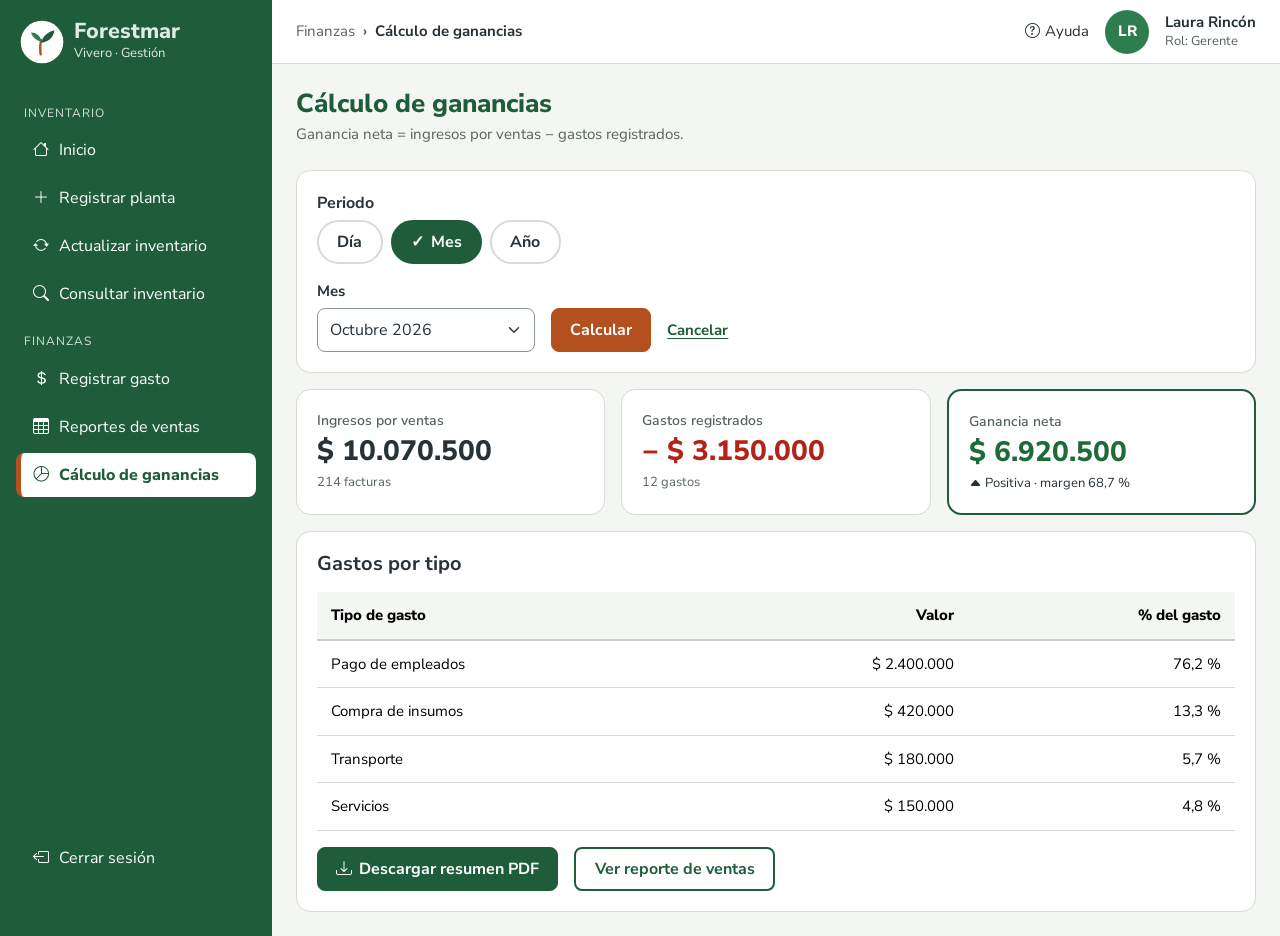
<file: layout/ganancias.html>
<!DOCTYPE html>
<html lang="es">
<head>
  <meta charset="UTF-8">
  <meta name="viewport" content="width=device-width, initial-scale=1">
  <title>Cálculo de ganancias | Forestmar</title>
  <meta name="description" content="Cálculo de ganancias a partir de ingresos y gastos (RF09).">
  <link rel="icon" href="img/logo-forestmar.svg" type="image/svg+xml">
  <link rel="stylesheet" href="css/bootstrap.min.css">
  <link rel="stylesheet" href="css/bootstrap-icons.min.css">
  <link rel="stylesheet" href="css/forestmar.css">
</head>
<body>
  <a class="saltar" href="#contenido">Saltar al contenido</a>
  <header class="fm-barra-movil d-lg-none">
    <a class="fm-marca" href="inicio.html"><img src="img/logo-forestmar.svg" alt="" width="40" height="40"><span><strong>Forestmar</strong></span></a>
    <button class="btn btn-menu" type="button" data-bs-toggle="offcanvas" data-bs-target="#menuLateral" aria-controls="menuLateral"><i class="bi bi-list" aria-hidden="true"></i> Menú</button>
  </header>
  <div class="fm-app">
    <aside class="fm-sidebar offcanvas-lg offcanvas-start" tabindex="-1" id="menuLateral" aria-label="Menú lateral">
      <div class="offcanvas-header d-lg-none justify-content-end">
        <button type="button" class="btn-close btn-close-white" data-bs-dismiss="offcanvas" data-bs-target="#menuLateral" aria-label="Cerrar menú"></button>
      </div>
      <nav class="offcanvas-body" aria-label="Menú principal">
        <a class="fm-marca d-none d-lg-flex" href="inicio.html">
          <img src="img/logo-forestmar.svg" alt="">
          <span><strong>Forestmar</strong><span>Vivero · Gestión</span></span>
        </a>
        <p class="seccion" id="sec-inventario">Inventario</p>
        <ul class="nav flex-column gap-1" aria-labelledby="sec-inventario">
          <li class="nav-item"><a class="nav-link" href="inicio.html"><i class="bi bi-house" aria-hidden="true"></i>Inicio</a></li>
          <li class="nav-item"><a class="nav-link" href="registrar-planta.html"><i class="bi bi-plus-lg" aria-hidden="true"></i>Registrar planta</a></li>
          <li class="nav-item"><a class="nav-link" href="actualizar-inventario.html"><i class="bi bi-arrow-repeat" aria-hidden="true"></i>Actualizar inventario</a></li>
          <li class="nav-item"><a class="nav-link" href="consultar-inventario.html"><i class="bi bi-search" aria-hidden="true"></i>Consultar inventario</a></li>
        </ul>
        <p class="seccion" id="sec-finanzas">Finanzas</p>
        <ul class="nav flex-column gap-1" aria-labelledby="sec-finanzas">
          <li class="nav-item"><a class="nav-link" href="registrar-gasto.html"><i class="bi bi-currency-dollar" aria-hidden="true"></i>Registrar gasto</a></li>
          <li class="nav-item"><a class="nav-link" href="reporte-ventas.html"><i class="bi bi-table" aria-hidden="true"></i>Reportes de ventas</a></li>
          <li class="nav-item"><a class="nav-link" href="ganancias.html" aria-current="page"><i class="bi bi-pie-chart" aria-hidden="true"></i>Cálculo de ganancias</a></li>
        </ul>
        <a class="nav-link salir" href="index.html"><i class="bi bi-box-arrow-left" aria-hidden="true"></i>Cerrar sesión</a>
      </nav>
    </aside>
    <div class="fm-principal">
      <header class="fm-encabezado">
        <nav aria-label="Migas de pan"><ol class="breadcrumb"><li class="breadcrumb-item"><a href="inicio.html">Finanzas</a></li><li class="breadcrumb-item active" aria-current="page">Cálculo de ganancias</li></ol></nav>
        <div class="fm-usuario">
          <a class="ayuda d-none d-md-inline-flex" href="#ayuda" data-bs-toggle="modal" data-bs-target="#modalAyuda"><i class="bi bi-question-circle" aria-hidden="true"></i>Ayuda</a>
          <span class="avatar" aria-hidden="true">LR</span>
          <span class="nombre d-none d-sm-block"><strong>Laura Rincón</strong><span>Rol: Gerente</span></span>
        </div>
      </header>
      <main id="contenido" class="fm-contenido">
        <h1 class="mb-1">Cálculo de ganancias</h1>
        <p class="text-apoyo mb-4">Ganancia neta = ingresos por ventas − gastos registrados.</p>
        <form class="fm-tarjeta mb-3" novalidate>
          <div class="row g-3 align-items-end">
            <fieldset class="col-12 col-xxl-4"><legend class="form-label fs-6">Periodo</legend>
              <div class="fm-seg d-flex gap-2 flex-wrap">
                <input type="radio" class="btn-check" name="per" id="gDia"><label class="btn" for="gDia">Día</label>
                <input type="radio" class="btn-check" name="per" id="gMes" checked><label class="btn" for="gMes">Mes</label>
                <input type="radio" class="btn-check" name="per" id="gAnio"><label class="btn" for="gAnio">Año</label>
              </div>
            </fieldset>
            <div class="col-12 col-md-6 col-xl-3"><label for="mes" class="form-label">Mes</label><select id="mes" class="form-select"><option>Octubre 2026</option><option>Septiembre 2026</option></select></div>
            <div class="col-12 col-md-6 col-xl-5 d-flex gap-3 align-items-center"><button type="submit" class="btn btn-fm">Calcular</button><a class="btn-link-fm" href="inicio.html">Cancelar</a></div>
          </div>
        </form>
        <section class="row g-3 mb-3" aria-label="Resultado del cálculo">
          <div class="col-12 col-md-4"><div class="fm-tarjeta kpi h-100"><p class="etiqueta mb-0">Ingresos por ventas</p><p class="valor">$ 10.070.500</p><p class="small text-apoyo mb-0">214 facturas</p></div></div>
          <div class="col-12 col-md-4"><div class="fm-tarjeta kpi h-100"><p class="etiqueta mb-0">Gastos registrados</p><p class="valor negativo">− $ 3.150.000</p><p class="small text-apoyo mb-0">12 gastos</p></div></div>
          <div class="col-12 col-md-4"><div class="fm-tarjeta kpi kpi-destacado h-100"><p class="etiqueta mb-0">Ganancia neta</p><p class="valor positivo">$ 6.920.500</p><p class="small mb-0"><i class="bi bi-caret-up-fill" aria-hidden="true"></i> Positiva · margen 68,7 %</p></div></div>
        </section>
        <section class="fm-tarjeta" aria-labelledby="tGastosTipo">
          <h2 id="tGastosTipo" class="mb-3">Gastos por tipo</h2>
          <div class="table-responsive"><table class="table">
            <thead><tr><th scope="col">Tipo de gasto</th><th scope="col" class="text-end">Valor</th><th scope="col" class="text-end">% del gasto</th></tr></thead>
            <tbody>
                <tr><td>Pago de empleados</td><td class="text-end">$ 2.400.000</td><td class="text-end">76,2 %</td></tr>
                <tr><td>Compra de insumos</td><td class="text-end">$ 420.000</td><td class="text-end">13,3 %</td></tr>
                <tr><td>Transporte</td><td class="text-end">$ 180.000</td><td class="text-end">5,7 %</td></tr>
                <tr><td>Servicios</td><td class="text-end">$ 150.000</td><td class="text-end">4,8 %</td></tr>
            </tbody>
          </table></div>
          <div class="d-flex flex-wrap gap-3 mt-3"><button type="button" class="btn btn-fm-verde"><i class="bi bi-download" aria-hidden="true"></i>Descargar resumen PDF</button><a class="btn btn-fm-borde" href="reporte-ventas.html">Ver reporte de ventas</a></div>
        </section>
      </main>
    </div>
  </div>
  <div class="modal fade" id="modalAyuda" tabindex="-1" aria-labelledby="tituloAyuda" aria-hidden="true">
    <div class="modal-dialog modal-dialog-centered"><div class="modal-content">
      <div class="modal-header"><h2 class="modal-title h5" id="tituloAyuda">Ayuda</h2><button type="button" class="btn-close" data-bs-dismiss="modal" aria-label="Cerrar"></button></div>
      <div class="modal-body"><p>Usa el menú lateral para ir a cada módulo. La opción resaltada indica dónde estás. Si tienes problemas para ingresar, comunícate con el administrador del sistema.</p></div>
    </div></div>
  </div>
  <script src="js/bootstrap.bundle.min.js"></script>
  <script src="js/forestmar.js"></script>
</body>
</html>
</file>
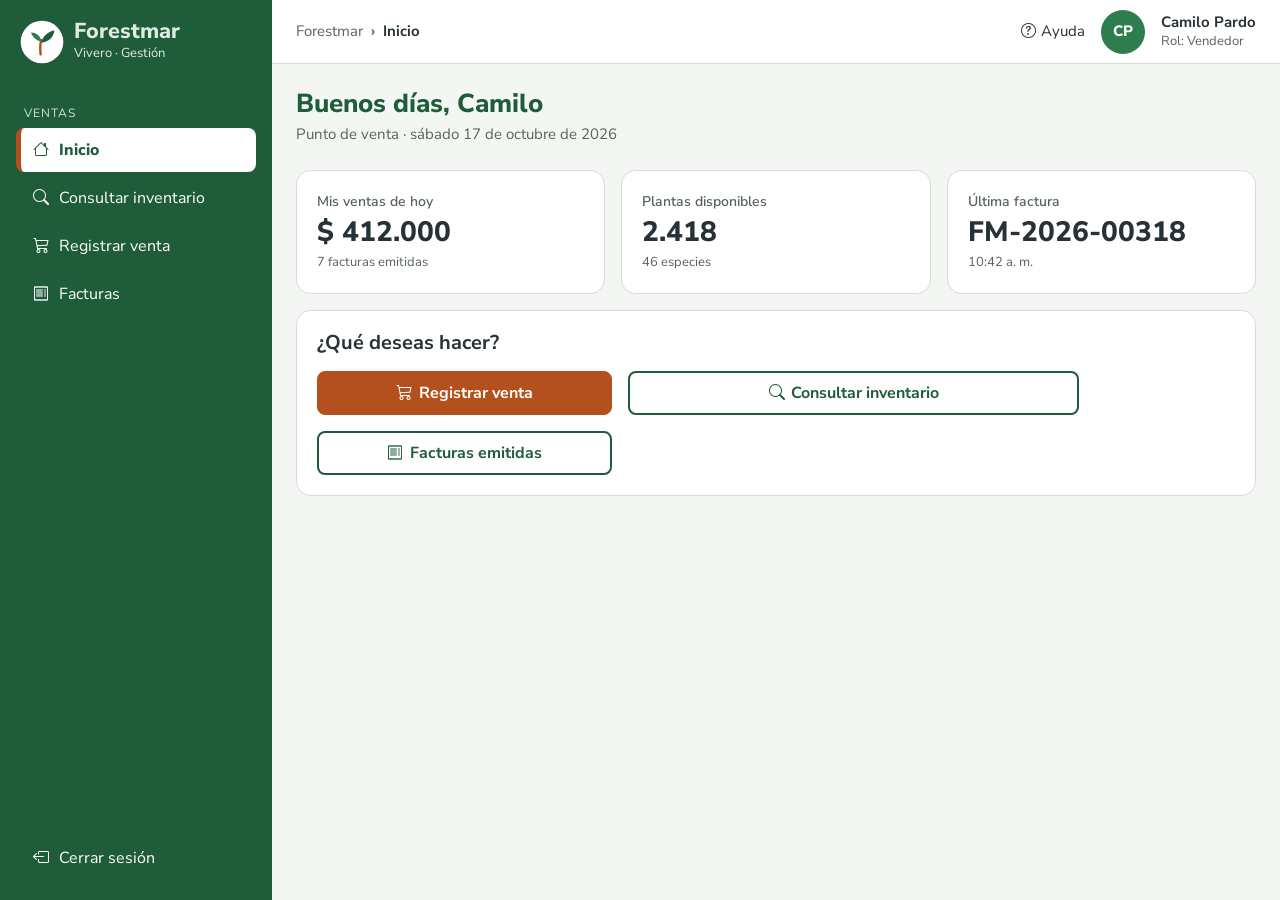
<file: layout/inicio-vendedor.html>
<!DOCTYPE html>
<html lang="es">
<head>
  <meta charset="UTF-8">
  <meta name="viewport" content="width=device-width, initial-scale=1">
  <title>Inicio vendedor | Forestmar</title>
  <meta name="description" content="Panel de inicio del vendedor del vivero Forestmar.">
  <link rel="icon" href="img/logo-forestmar.svg" type="image/svg+xml">
  <link rel="stylesheet" href="css/bootstrap.min.css">
  <link rel="stylesheet" href="css/bootstrap-icons.min.css">
  <link rel="stylesheet" href="css/forestmar.css">
</head>
<body>
  <a class="saltar" href="#contenido">Saltar al contenido</a>
  <header class="fm-barra-movil d-lg-none">
    <a class="fm-marca" href="inicio-vendedor.html"><img src="img/logo-forestmar.svg" alt="" width="40" height="40"><span><strong>Forestmar</strong></span></a>
    <button class="btn btn-menu" type="button" data-bs-toggle="offcanvas" data-bs-target="#menuLateral" aria-controls="menuLateral"><i class="bi bi-list" aria-hidden="true"></i> Menú</button>
  </header>
  <div class="fm-app">
    <aside class="fm-sidebar offcanvas-lg offcanvas-start" tabindex="-1" id="menuLateral" aria-label="Menú lateral">
      <div class="offcanvas-header d-lg-none justify-content-end">
        <button type="button" class="btn-close btn-close-white" data-bs-dismiss="offcanvas" data-bs-target="#menuLateral" aria-label="Cerrar menú"></button>
      </div>
      <nav class="offcanvas-body" aria-label="Menú principal">
        <a class="fm-marca d-none d-lg-flex" href="inicio-vendedor.html">
          <img src="img/logo-forestmar.svg" alt="">
          <span><strong>Forestmar</strong><span>Vivero · Gestión</span></span>
        </a>
        <p class="seccion" id="sec-ventas">Ventas</p>
        <ul class="nav flex-column gap-1" aria-labelledby="sec-ventas">
          <li class="nav-item"><a class="nav-link" href="inicio-vendedor.html" aria-current="page"><i class="bi bi-house" aria-hidden="true"></i>Inicio</a></li>
          <li class="nav-item"><a class="nav-link" href="consultar-inventario.html"><i class="bi bi-search" aria-hidden="true"></i>Consultar inventario</a></li>
          <li class="nav-item"><a class="nav-link" href="registrar-venta.html"><i class="bi bi-cart3" aria-hidden="true"></i>Registrar venta</a></li>
          <li class="nav-item"><a class="nav-link" href="factura.html"><i class="bi bi-receipt" aria-hidden="true"></i>Facturas</a></li>
        </ul>
        <a class="nav-link salir" href="index.html"><i class="bi bi-box-arrow-left" aria-hidden="true"></i>Cerrar sesión</a>
      </nav>
    </aside>
    <div class="fm-principal">
      <header class="fm-encabezado">
        <nav aria-label="Migas de pan"><ol class="breadcrumb"><li class="breadcrumb-item"><a href="inicio-vendedor.html">Forestmar</a></li><li class="breadcrumb-item active" aria-current="page">Inicio</li></ol></nav>
        <div class="fm-usuario">
          <a class="ayuda d-none d-md-inline-flex" href="#ayuda" data-bs-toggle="modal" data-bs-target="#modalAyuda"><i class="bi bi-question-circle" aria-hidden="true"></i>Ayuda</a>
          <span class="avatar" aria-hidden="true">CP</span>
          <span class="nombre d-none d-sm-block"><strong>Camilo Pardo</strong><span>Rol: Vendedor</span></span>
        </div>
      </header>
      <main id="contenido" class="fm-contenido">
        <h1 class="mb-1">Buenos días, Camilo</h1>
        <p class="text-apoyo mb-4">Punto de venta · sábado 17 de octubre de 2026</p>
        <section class="row g-3 mb-3" aria-label="Indicadores del día">
          <div class="col-12 col-md-4"><div class="fm-tarjeta kpi h-100"><p class="etiqueta mb-0">Mis ventas de hoy</p><p class="valor">$ 412.000</p><p class="small text-apoyo mb-0">7 facturas emitidas</p></div></div>
          <div class="col-12 col-md-4"><div class="fm-tarjeta kpi h-100"><p class="etiqueta mb-0">Plantas disponibles</p><p class="valor">2.418</p><p class="small text-apoyo mb-0">46 especies</p></div></div>
          <div class="col-12 col-md-4"><div class="fm-tarjeta kpi h-100"><p class="etiqueta mb-0">Última factura</p><p class="valor">FM-2026-00318</p><p class="small text-apoyo mb-0">10:42 a. m.</p></div></div>
        </section>
        <section class="fm-tarjeta" aria-labelledby="tAcc">
          <h2 id="tAcc" class="mb-3">¿Qué deseas hacer?</h2>
          <div class="row g-3">
            <div class="col-12 col-md-4"><a class="btn btn-fm w-100" href="registrar-venta.html"><i class="bi bi-cart3" aria-hidden="true"></i>Registrar venta</a></div>
            <div class="col-12 col-md-6 col-xxl-4"><a class="btn btn-fm-borde w-100" href="consultar-inventario.html"><i class="bi bi-search" aria-hidden="true"></i>Consultar inventario</a></div>
            <div class="col-12 col-md-4"><a class="btn btn-fm-borde w-100" href="factura.html"><i class="bi bi-receipt" aria-hidden="true"></i>Facturas emitidas</a></div>
          </div>
        </section>
      </main>
    </div>
  </div>
  <div class="modal fade" id="modalAyuda" tabindex="-1" aria-labelledby="tituloAyuda" aria-hidden="true">
    <div class="modal-dialog modal-dialog-centered"><div class="modal-content">
      <div class="modal-header"><h2 class="modal-title h5" id="tituloAyuda">Ayuda</h2><button type="button" class="btn-close" data-bs-dismiss="modal" aria-label="Cerrar"></button></div>
      <div class="modal-body"><p>Usa el menú lateral para ir a cada módulo. La opción resaltada indica dónde estás. Si tienes problemas para ingresar, comunícate con el administrador del sistema.</p></div>
    </div></div>
  </div>
  <script src="js/bootstrap.bundle.min.js"></script>
  <script src="js/forestmar.js"></script>
</body>
</html>
</file>
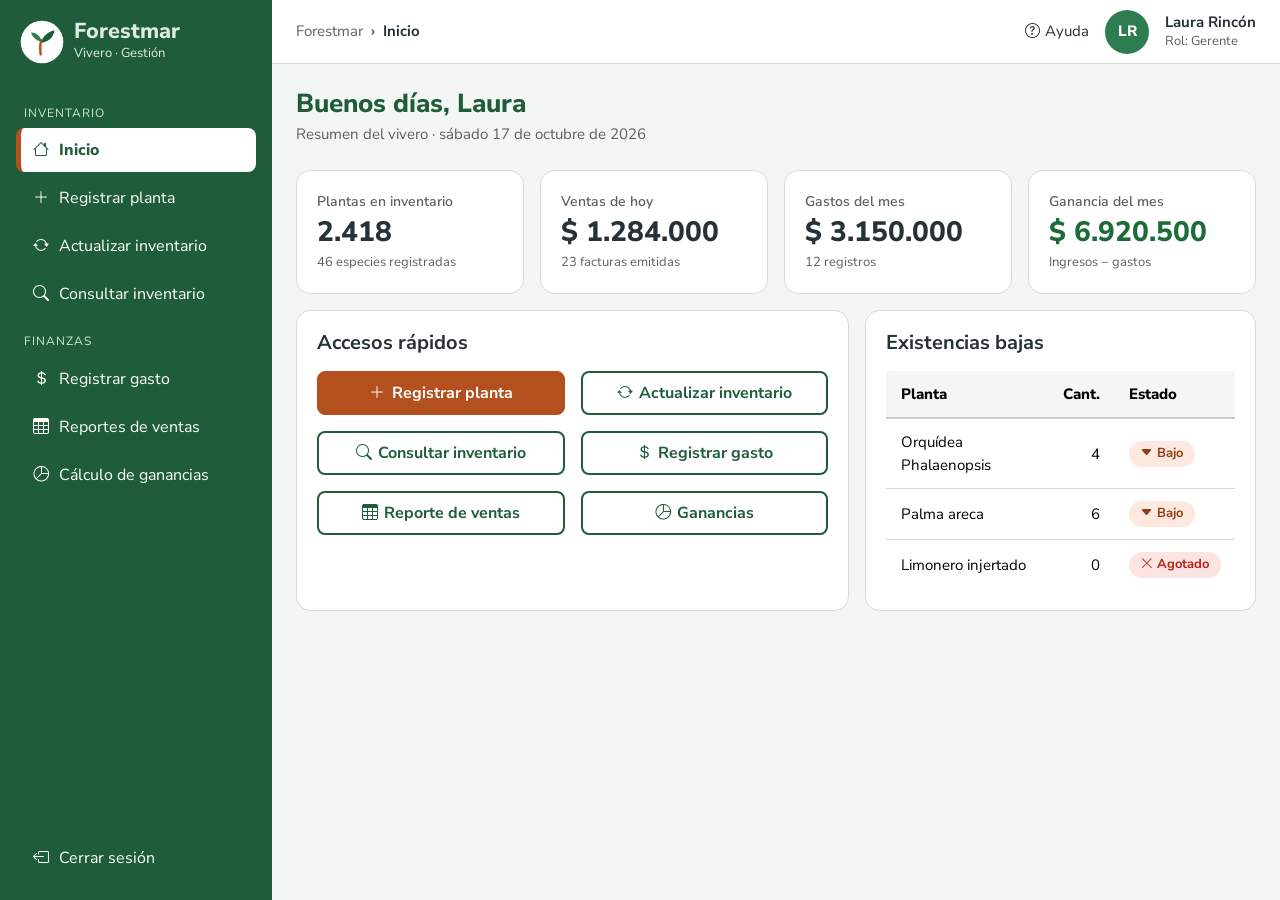
<file: layout/inicio.html>
<!DOCTYPE html>
<html lang="es">
<head>
  <meta charset="UTF-8">
  <meta name="viewport" content="width=device-width, initial-scale=1">
  <title>Inicio | Forestmar</title>
  <meta name="description" content="Panel de inicio del gerente del vivero Forestmar.">
  <link rel="icon" href="img/logo-forestmar.svg" type="image/svg+xml">
  <link rel="stylesheet" href="css/bootstrap.min.css">
  <link rel="stylesheet" href="css/bootstrap-icons.min.css">
  <link rel="stylesheet" href="css/forestmar.css">
</head>
<body>
  <a class="saltar" href="#contenido">Saltar al contenido</a>
  <header class="fm-barra-movil d-lg-none">
    <a class="fm-marca" href="inicio.html"><img src="img/logo-forestmar.svg" alt="" width="40" height="40"><span><strong>Forestmar</strong></span></a>
    <button class="btn btn-menu" type="button" data-bs-toggle="offcanvas" data-bs-target="#menuLateral" aria-controls="menuLateral"><i class="bi bi-list" aria-hidden="true"></i> Menú</button>
  </header>
  <div class="fm-app">
    <aside class="fm-sidebar offcanvas-lg offcanvas-start" tabindex="-1" id="menuLateral" aria-label="Menú lateral">
      <div class="offcanvas-header d-lg-none justify-content-end">
        <button type="button" class="btn-close btn-close-white" data-bs-dismiss="offcanvas" data-bs-target="#menuLateral" aria-label="Cerrar menú"></button>
      </div>
      <nav class="offcanvas-body" aria-label="Menú principal">
        <a class="fm-marca d-none d-lg-flex" href="inicio.html">
          <img src="img/logo-forestmar.svg" alt="">
          <span><strong>Forestmar</strong><span>Vivero · Gestión</span></span>
        </a>
        <p class="seccion" id="sec-inventario">Inventario</p>
        <ul class="nav flex-column gap-1" aria-labelledby="sec-inventario">
          <li class="nav-item"><a class="nav-link" href="inicio.html" aria-current="page"><i class="bi bi-house" aria-hidden="true"></i>Inicio</a></li>
          <li class="nav-item"><a class="nav-link" href="registrar-planta.html"><i class="bi bi-plus-lg" aria-hidden="true"></i>Registrar planta</a></li>
          <li class="nav-item"><a class="nav-link" href="actualizar-inventario.html"><i class="bi bi-arrow-repeat" aria-hidden="true"></i>Actualizar inventario</a></li>
          <li class="nav-item"><a class="nav-link" href="consultar-inventario.html"><i class="bi bi-search" aria-hidden="true"></i>Consultar inventario</a></li>
        </ul>
        <p class="seccion" id="sec-finanzas">Finanzas</p>
        <ul class="nav flex-column gap-1" aria-labelledby="sec-finanzas">
          <li class="nav-item"><a class="nav-link" href="registrar-gasto.html"><i class="bi bi-currency-dollar" aria-hidden="true"></i>Registrar gasto</a></li>
          <li class="nav-item"><a class="nav-link" href="reporte-ventas.html"><i class="bi bi-table" aria-hidden="true"></i>Reportes de ventas</a></li>
          <li class="nav-item"><a class="nav-link" href="ganancias.html"><i class="bi bi-pie-chart" aria-hidden="true"></i>Cálculo de ganancias</a></li>
        </ul>
        <a class="nav-link salir" href="index.html"><i class="bi bi-box-arrow-left" aria-hidden="true"></i>Cerrar sesión</a>
      </nav>
    </aside>
    <div class="fm-principal">
      <header class="fm-encabezado">
        <nav aria-label="Migas de pan"><ol class="breadcrumb"><li class="breadcrumb-item"><a href="inicio.html">Forestmar</a></li><li class="breadcrumb-item active" aria-current="page">Inicio</li></ol></nav>
        <div class="fm-usuario">
          <a class="ayuda d-none d-md-inline-flex" href="#ayuda" data-bs-toggle="modal" data-bs-target="#modalAyuda"><i class="bi bi-question-circle" aria-hidden="true"></i>Ayuda</a>
          <span class="avatar" aria-hidden="true">LR</span>
          <span class="nombre d-none d-sm-block"><strong>Laura Rincón</strong><span>Rol: Gerente</span></span>
        </div>
      </header>
      <main id="contenido" class="fm-contenido">
        <h1 class="mb-1">Buenos días, Laura</h1>
        <p class="text-apoyo mb-4">Resumen del vivero · sábado 17 de octubre de 2026</p>
        <section class="row g-3 mb-3" aria-label="Indicadores del vivero">
          <div class="col-12 col-sm-6 col-xl-3"><div class="fm-tarjeta kpi h-100"><p class="etiqueta mb-0">Plantas en inventario</p><p class="valor">2.418</p><p class="small text-apoyo mb-0">46 especies registradas</p></div></div>
          <div class="col-12 col-sm-6 col-xl-3"><div class="fm-tarjeta kpi h-100"><p class="etiqueta mb-0">Ventas de hoy</p><p class="valor">$ 1.284.000</p><p class="small text-apoyo mb-0">23 facturas emitidas</p></div></div>
          <div class="col-12 col-sm-6 col-xl-3"><div class="fm-tarjeta kpi h-100"><p class="etiqueta mb-0">Gastos del mes</p><p class="valor">$ 3.150.000</p><p class="small text-apoyo mb-0">12 registros</p></div></div>
          <div class="col-12 col-sm-6 col-xl-3"><div class="fm-tarjeta kpi h-100"><p class="etiqueta mb-0">Ganancia del mes</p><p class="valor positivo">$ 6.920.500</p><p class="small text-apoyo mb-0">Ingresos − gastos</p></div></div>
        </section>
        <div class="row g-3">
          <section class="col-12 col-xl-7" aria-labelledby="tAccesos">
            <div class="fm-tarjeta h-100">
              <h2 id="tAccesos" class="mb-3">Accesos rápidos</h2>
              <div class="row g-3">
                <div class="col-12 col-md-6 col-xxl-4"><a class="btn btn-fm w-100" href="registrar-planta.html"><i class="bi bi-plus-lg" aria-hidden="true"></i>Registrar planta</a></div>
                <div class="col-12 col-md-6 col-xxl-4"><a class="btn btn-fm-borde w-100" href="actualizar-inventario.html"><i class="bi bi-arrow-repeat" aria-hidden="true"></i>Actualizar inventario</a></div>
                <div class="col-12 col-md-6 col-xxl-4"><a class="btn btn-fm-borde w-100" href="consultar-inventario.html"><i class="bi bi-search" aria-hidden="true"></i>Consultar inventario</a></div>
                <div class="col-12 col-md-6 col-xxl-4"><a class="btn btn-fm-borde w-100" href="registrar-gasto.html"><i class="bi bi-currency-dollar" aria-hidden="true"></i>Registrar gasto</a></div>
                <div class="col-12 col-md-6 col-xxl-4"><a class="btn btn-fm-borde w-100" href="reporte-ventas.html"><i class="bi bi-table" aria-hidden="true"></i>Reporte de ventas</a></div>
                <div class="col-12 col-md-6 col-xxl-4"><a class="btn btn-fm-borde w-100" href="ganancias.html"><i class="bi bi-pie-chart" aria-hidden="true"></i>Ganancias</a></div>
              </div>
            </div>
          </section>
          <section class="col-12 col-xl-5" aria-labelledby="tBajas">
            <div class="fm-tarjeta h-100">
              <h2 id="tBajas" class="mb-3">Existencias bajas</h2>
              <div class="table-responsive"><table class="table">
                <caption class="visually-hidden">Plantas con existencias bajas o agotadas</caption>
                <thead><tr><th scope="col">Planta</th><th scope="col" class="text-end">Cant.</th><th scope="col">Estado</th></tr></thead>
                <tbody>
                <tr><td>Orquídea Phalaenopsis</td><td class="text-end">4</td><td><span class="estado estado-bajo"><i class="bi bi-caret-down-fill" aria-hidden="true"></i>Bajo</span></td></tr>
                <tr><td>Palma areca</td><td class="text-end">6</td><td><span class="estado estado-bajo"><i class="bi bi-caret-down-fill" aria-hidden="true"></i>Bajo</span></td></tr>
                <tr><td>Limonero injertado</td><td class="text-end">0</td><td><span class="estado estado-agotado"><i class="bi bi-x-lg" aria-hidden="true"></i>Agotado</span></td></tr>
                </tbody>
              </table></div>
            </div>
          </section>
        </div>
      </main>
    </div>
  </div>
  <div class="modal fade" id="modalAyuda" tabindex="-1" aria-labelledby="tituloAyuda" aria-hidden="true">
    <div class="modal-dialog modal-dialog-centered"><div class="modal-content">
      <div class="modal-header"><h2 class="modal-title h5" id="tituloAyuda">Ayuda</h2><button type="button" class="btn-close" data-bs-dismiss="modal" aria-label="Cerrar"></button></div>
      <div class="modal-body"><p>Usa el menú lateral para ir a cada módulo. La opción resaltada indica dónde estás. Si tienes problemas para ingresar, comunícate con el administrador del sistema.</p></div>
    </div></div>
  </div>
  <script src="js/bootstrap.bundle.min.js"></script>
  <script src="js/forestmar.js"></script>
</body>
</html>
</file>
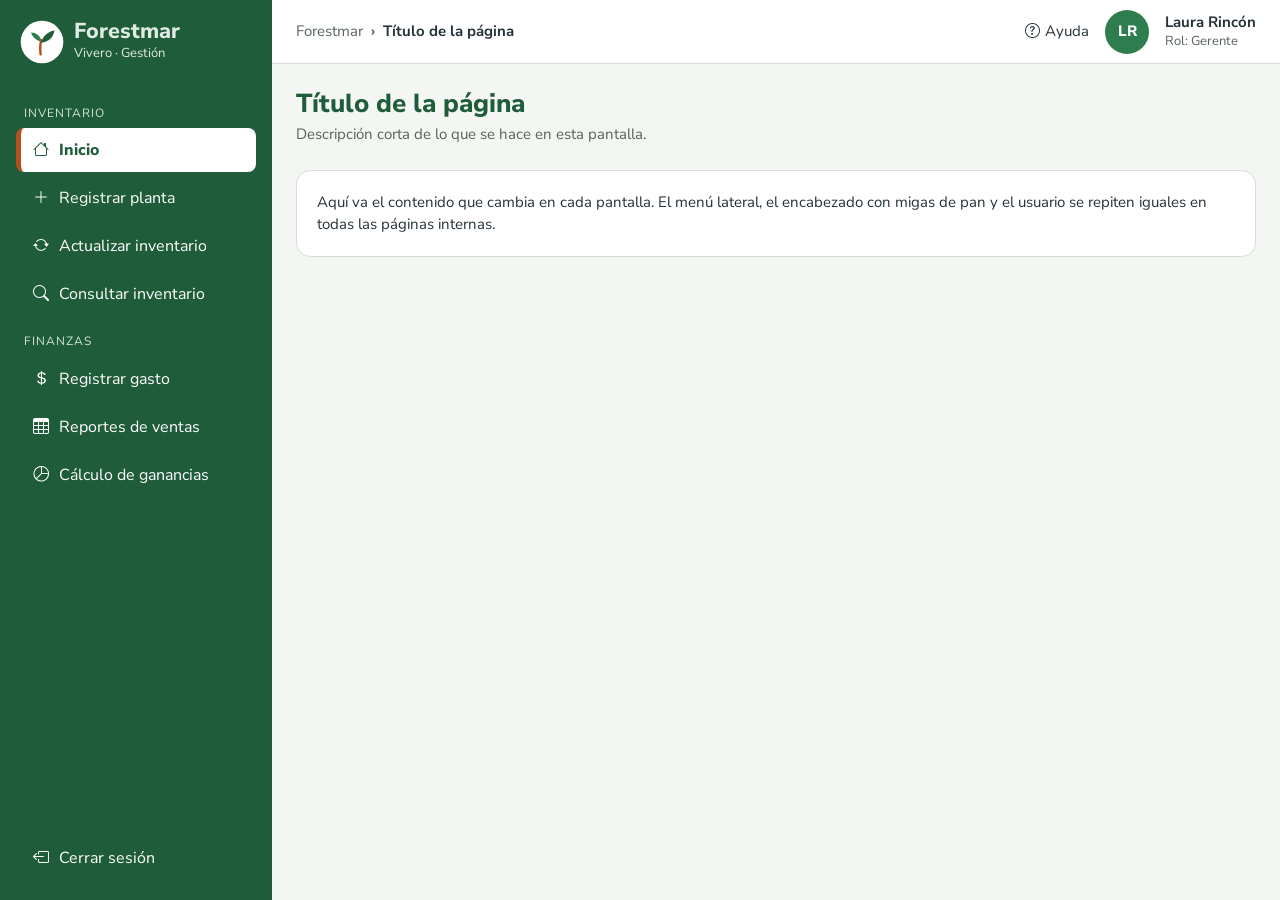
<file: layout/plantilla.html>
<!DOCTYPE html>
<html lang="es">
<head>
  <meta charset="UTF-8">
  <meta name="viewport" content="width=device-width, initial-scale=1">
  <title>Plantilla | Forestmar</title>
  <meta name="description" content="Molde de las páginas internas del sistema Forestmar.">
  <link rel="icon" href="img/logo-forestmar.svg" type="image/svg+xml">
  <link rel="stylesheet" href="css/bootstrap.min.css">
  <link rel="stylesheet" href="css/bootstrap-icons.min.css">
  <link rel="stylesheet" href="css/forestmar.css">
</head>
<body>
  <a class="saltar" href="#contenido">Saltar al contenido</a>
  <header class="fm-barra-movil d-lg-none">
    <a class="fm-marca" href="inicio.html"><img src="img/logo-forestmar.svg" alt="" width="40" height="40"><span><strong>Forestmar</strong></span></a>
    <button class="btn btn-menu" type="button" data-bs-toggle="offcanvas" data-bs-target="#menuLateral" aria-controls="menuLateral"><i class="bi bi-list" aria-hidden="true"></i> Menú</button>
  </header>
  <div class="fm-app">
    <aside class="fm-sidebar offcanvas-lg offcanvas-start" tabindex="-1" id="menuLateral" aria-label="Menú lateral">
      <div class="offcanvas-header d-lg-none justify-content-end">
        <button type="button" class="btn-close btn-close-white" data-bs-dismiss="offcanvas" data-bs-target="#menuLateral" aria-label="Cerrar menú"></button>
      </div>
      <nav class="offcanvas-body" aria-label="Menú principal">
        <a class="fm-marca d-none d-lg-flex" href="inicio.html">
          <img src="img/logo-forestmar.svg" alt="">
          <span><strong>Forestmar</strong><span>Vivero · Gestión</span></span>
        </a>
        <p class="seccion" id="sec-inventario">Inventario</p>
        <ul class="nav flex-column gap-1" aria-labelledby="sec-inventario">
          <li class="nav-item"><a class="nav-link" href="inicio.html" aria-current="page"><i class="bi bi-house" aria-hidden="true"></i>Inicio</a></li>
          <li class="nav-item"><a class="nav-link" href="registrar-planta.html"><i class="bi bi-plus-lg" aria-hidden="true"></i>Registrar planta</a></li>
          <li class="nav-item"><a class="nav-link" href="actualizar-inventario.html"><i class="bi bi-arrow-repeat" aria-hidden="true"></i>Actualizar inventario</a></li>
          <li class="nav-item"><a class="nav-link" href="consultar-inventario.html"><i class="bi bi-search" aria-hidden="true"></i>Consultar inventario</a></li>
        </ul>
        <p class="seccion" id="sec-finanzas">Finanzas</p>
        <ul class="nav flex-column gap-1" aria-labelledby="sec-finanzas">
          <li class="nav-item"><a class="nav-link" href="registrar-gasto.html"><i class="bi bi-currency-dollar" aria-hidden="true"></i>Registrar gasto</a></li>
          <li class="nav-item"><a class="nav-link" href="reporte-ventas.html"><i class="bi bi-table" aria-hidden="true"></i>Reportes de ventas</a></li>
          <li class="nav-item"><a class="nav-link" href="ganancias.html"><i class="bi bi-pie-chart" aria-hidden="true"></i>Cálculo de ganancias</a></li>
        </ul>
        <a class="nav-link salir" href="index.html"><i class="bi bi-box-arrow-left" aria-hidden="true"></i>Cerrar sesión</a>
      </nav>
    </aside>
    <div class="fm-principal">
      <header class="fm-encabezado">
        <nav aria-label="Migas de pan"><ol class="breadcrumb"><li class="breadcrumb-item"><a href="inicio.html">Forestmar</a></li><li class="breadcrumb-item active" aria-current="page">Título de la página</li></ol></nav>
        <div class="fm-usuario">
          <a class="ayuda d-none d-md-inline-flex" href="#ayuda" data-bs-toggle="modal" data-bs-target="#modalAyuda"><i class="bi bi-question-circle" aria-hidden="true"></i>Ayuda</a>
          <span class="avatar" aria-hidden="true">LR</span>
          <span class="nombre d-none d-sm-block"><strong>Laura Rincón</strong><span>Rol: Gerente</span></span>
        </div>
      </header>
      <main id="contenido" class="fm-contenido">
        <h1 class="mb-1">Título de la página</h1>
        <p class="text-apoyo mb-4">Descripción corta de lo que se hace en esta pantalla.</p>
        <section class="fm-tarjeta" aria-label="Contenido">
          <p class="mb-0">Aquí va el contenido que cambia en cada pantalla. El menú lateral, el encabezado con migas de pan y el usuario se repiten iguales en todas las páginas internas.</p>
        </section>
      </main>
    </div>
  </div>
  <div class="modal fade" id="modalAyuda" tabindex="-1" aria-labelledby="tituloAyuda" aria-hidden="true">
    <div class="modal-dialog modal-dialog-centered"><div class="modal-content">
      <div class="modal-header"><h2 class="modal-title h5" id="tituloAyuda">Ayuda</h2><button type="button" class="btn-close" data-bs-dismiss="modal" aria-label="Cerrar"></button></div>
      <div class="modal-body"><p>Usa el menú lateral para ir a cada módulo. La opción resaltada indica dónde estás. Si tienes problemas para ingresar, comunícate con el administrador del sistema.</p></div>
    </div></div>
  </div>
  <script src="js/bootstrap.bundle.min.js"></script>
  <script src="js/forestmar.js"></script>
</body>
</html>
</file>
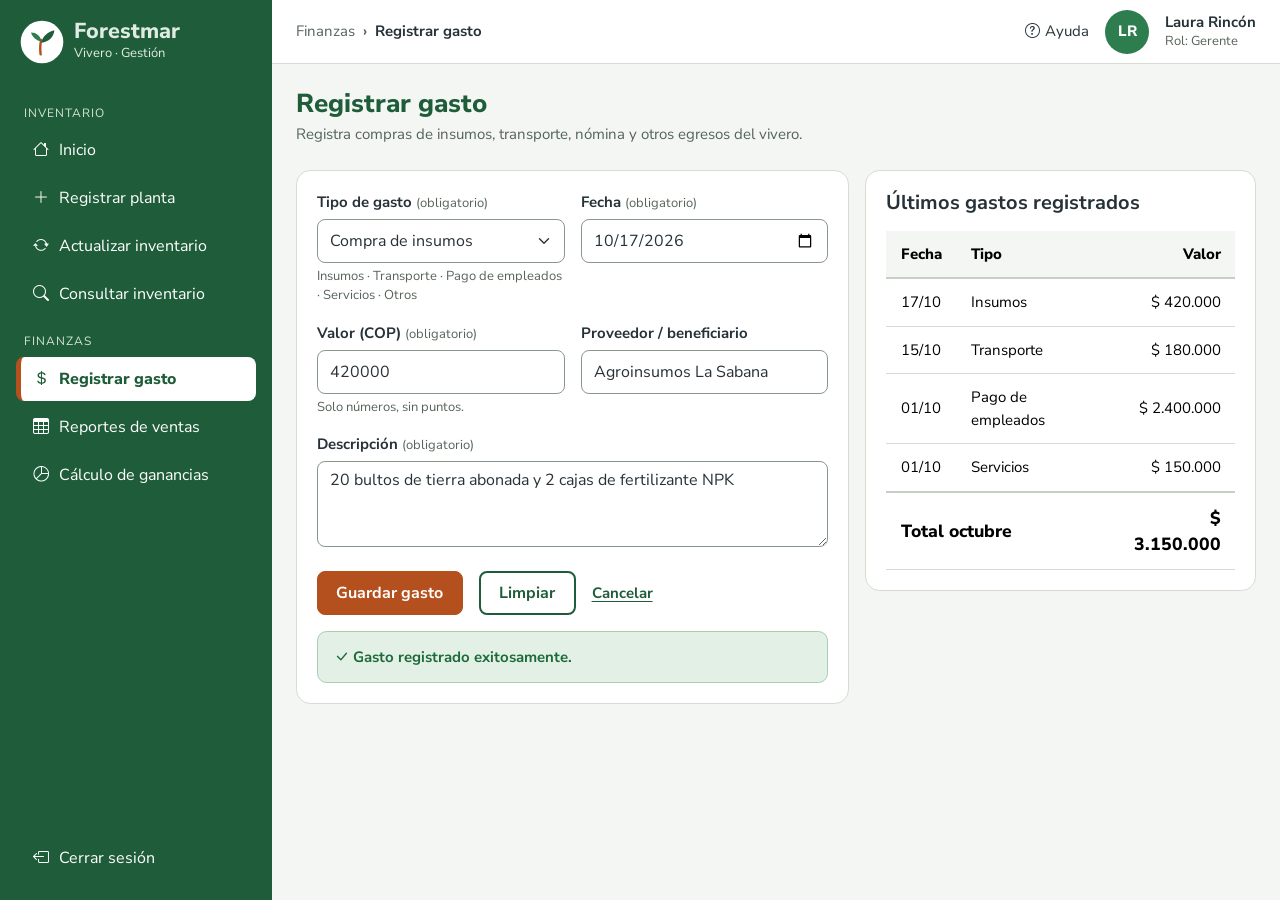
<file: layout/registrar-gasto.html>
<!DOCTYPE html>
<html lang="es">
<head>
  <meta charset="UTF-8">
  <meta name="viewport" content="width=device-width, initial-scale=1">
  <title>Registrar gasto | Forestmar</title>
  <meta name="description" content="Registro de gastos operativos del vivero (RF07).">
  <link rel="icon" href="img/logo-forestmar.svg" type="image/svg+xml">
  <link rel="stylesheet" href="css/bootstrap.min.css">
  <link rel="stylesheet" href="css/bootstrap-icons.min.css">
  <link rel="stylesheet" href="css/forestmar.css">
</head>
<body>
  <a class="saltar" href="#contenido">Saltar al contenido</a>
  <header class="fm-barra-movil d-lg-none">
    <a class="fm-marca" href="inicio.html"><img src="img/logo-forestmar.svg" alt="" width="40" height="40"><span><strong>Forestmar</strong></span></a>
    <button class="btn btn-menu" type="button" data-bs-toggle="offcanvas" data-bs-target="#menuLateral" aria-controls="menuLateral"><i class="bi bi-list" aria-hidden="true"></i> Menú</button>
  </header>
  <div class="fm-app">
    <aside class="fm-sidebar offcanvas-lg offcanvas-start" tabindex="-1" id="menuLateral" aria-label="Menú lateral">
      <div class="offcanvas-header d-lg-none justify-content-end">
        <button type="button" class="btn-close btn-close-white" data-bs-dismiss="offcanvas" data-bs-target="#menuLateral" aria-label="Cerrar menú"></button>
      </div>
      <nav class="offcanvas-body" aria-label="Menú principal">
        <a class="fm-marca d-none d-lg-flex" href="inicio.html">
          <img src="img/logo-forestmar.svg" alt="">
          <span><strong>Forestmar</strong><span>Vivero · Gestión</span></span>
        </a>
        <p class="seccion" id="sec-inventario">Inventario</p>
        <ul class="nav flex-column gap-1" aria-labelledby="sec-inventario">
          <li class="nav-item"><a class="nav-link" href="inicio.html"><i class="bi bi-house" aria-hidden="true"></i>Inicio</a></li>
          <li class="nav-item"><a class="nav-link" href="registrar-planta.html"><i class="bi bi-plus-lg" aria-hidden="true"></i>Registrar planta</a></li>
          <li class="nav-item"><a class="nav-link" href="actualizar-inventario.html"><i class="bi bi-arrow-repeat" aria-hidden="true"></i>Actualizar inventario</a></li>
          <li class="nav-item"><a class="nav-link" href="consultar-inventario.html"><i class="bi bi-search" aria-hidden="true"></i>Consultar inventario</a></li>
        </ul>
        <p class="seccion" id="sec-finanzas">Finanzas</p>
        <ul class="nav flex-column gap-1" aria-labelledby="sec-finanzas">
          <li class="nav-item"><a class="nav-link" href="registrar-gasto.html" aria-current="page"><i class="bi bi-currency-dollar" aria-hidden="true"></i>Registrar gasto</a></li>
          <li class="nav-item"><a class="nav-link" href="reporte-ventas.html"><i class="bi bi-table" aria-hidden="true"></i>Reportes de ventas</a></li>
          <li class="nav-item"><a class="nav-link" href="ganancias.html"><i class="bi bi-pie-chart" aria-hidden="true"></i>Cálculo de ganancias</a></li>
        </ul>
        <a class="nav-link salir" href="index.html"><i class="bi bi-box-arrow-left" aria-hidden="true"></i>Cerrar sesión</a>
      </nav>
    </aside>
    <div class="fm-principal">
      <header class="fm-encabezado">
        <nav aria-label="Migas de pan"><ol class="breadcrumb"><li class="breadcrumb-item"><a href="inicio.html">Finanzas</a></li><li class="breadcrumb-item active" aria-current="page">Registrar gasto</li></ol></nav>
        <div class="fm-usuario">
          <a class="ayuda d-none d-md-inline-flex" href="#ayuda" data-bs-toggle="modal" data-bs-target="#modalAyuda"><i class="bi bi-question-circle" aria-hidden="true"></i>Ayuda</a>
          <span class="avatar" aria-hidden="true">LR</span>
          <span class="nombre d-none d-sm-block"><strong>Laura Rincón</strong><span>Rol: Gerente</span></span>
        </div>
      </header>
      <main id="contenido" class="fm-contenido">
        <h1 class="mb-1">Registrar gasto</h1>
        <p class="text-apoyo mb-4">Registra compras de insumos, transporte, nómina y otros egresos del vivero.</p>
        <div class="row g-3">
          <section class="col-12 col-xl-7" aria-label="Formulario de gasto">
            <form class="fm-tarjeta h-100" novalidate>
              <div class="row g-3">
                <div class="col-12 col-md-6"><label for="tipoGasto" class="form-label">Tipo de gasto <span class="oblig">(obligatorio)</span></label><select id="tipoGasto" class="form-select" required aria-describedby="ayudaGasto"><option>Compra de insumos</option><option>Transporte</option><option>Pago de empleados</option><option>Servicios</option><option>Otros</option></select><p id="ayudaGasto" class="small text-apoyo mt-1 mb-0">Insumos · Transporte · Pago de empleados · Servicios · Otros</p></div>
                <div class="col-12 col-md-6"><label for="fechaGasto" class="form-label">Fecha <span class="oblig">(obligatorio)</span></label><input id="fechaGasto" type="date" class="form-control" value="2026-10-17" required></div>
                <div class="col-12 col-md-6"><label for="valorGasto" class="form-label">Valor (COP) <span class="oblig">(obligatorio)</span></label><input id="valorGasto" inputmode="numeric" class="form-control" value="420000" required aria-describedby="ayudaValor"><p id="ayudaValor" class="small text-apoyo mt-1 mb-0">Solo números, sin puntos.</p></div>
                <div class="col-12 col-md-6"><label for="proveedor" class="form-label">Proveedor / beneficiario</label><input id="proveedor" class="form-control" value="Agroinsumos La Sabana"></div>
                <div class="col-12"><label for="descGasto" class="form-label">Descripción <span class="oblig">(obligatorio)</span></label><textarea id="descGasto" class="form-control" rows="3" required>20 bultos de tierra abonada y 2 cajas de fertilizante NPK</textarea></div>
              </div>
              <div class="d-flex flex-wrap gap-3 align-items-center mt-4"><button type="submit" class="btn btn-fm">Guardar gasto</button><button type="reset" class="btn btn-fm-borde">Limpiar</button><a class="btn-link-fm" href="inicio.html">Cancelar</a></div>
              <p class="aviso aviso-exito mt-3 mb-0" role="status"><i class="bi bi-check-lg" aria-hidden="true"></i> Gasto registrado exitosamente.</p>
            </form>
          </section>
          <section class="col-12 col-xl-5" aria-labelledby="tUltimos">
            <div class="fm-tarjeta">
              <h2 id="tUltimos" class="mb-3">Últimos gastos registrados</h2>
              <div class="table-responsive"><table class="table">
                <thead><tr><th scope="col">Fecha</th><th scope="col">Tipo</th><th scope="col" class="text-end">Valor</th></tr></thead>
                <tbody>
                <tr><td>17/10</td><td>Insumos</td><td class="text-end">$ 420.000</td></tr>
                <tr><td>15/10</td><td>Transporte</td><td class="text-end">$ 180.000</td></tr>
                <tr><td>01/10</td><td>Pago de empleados</td><td class="text-end">$ 2.400.000</td></tr>
                <tr><td>01/10</td><td>Servicios</td><td class="text-end">$ 150.000</td></tr>
                </tbody>
                <tfoot><tr><td colspan="2">Total octubre</td><td class="text-end">$ 3.150.000</td></tr></tfoot>
              </table></div>
            </div>
          </section>
        </div>
      </main>
    </div>
  </div>
  <div class="modal fade" id="modalAyuda" tabindex="-1" aria-labelledby="tituloAyuda" aria-hidden="true">
    <div class="modal-dialog modal-dialog-centered"><div class="modal-content">
      <div class="modal-header"><h2 class="modal-title h5" id="tituloAyuda">Ayuda</h2><button type="button" class="btn-close" data-bs-dismiss="modal" aria-label="Cerrar"></button></div>
      <div class="modal-body"><p>Usa el menú lateral para ir a cada módulo. La opción resaltada indica dónde estás. Si tienes problemas para ingresar, comunícate con el administrador del sistema.</p></div>
    </div></div>
  </div>
  <script src="js/bootstrap.bundle.min.js"></script>
  <script src="js/forestmar.js"></script>
</body>
</html>
</file>
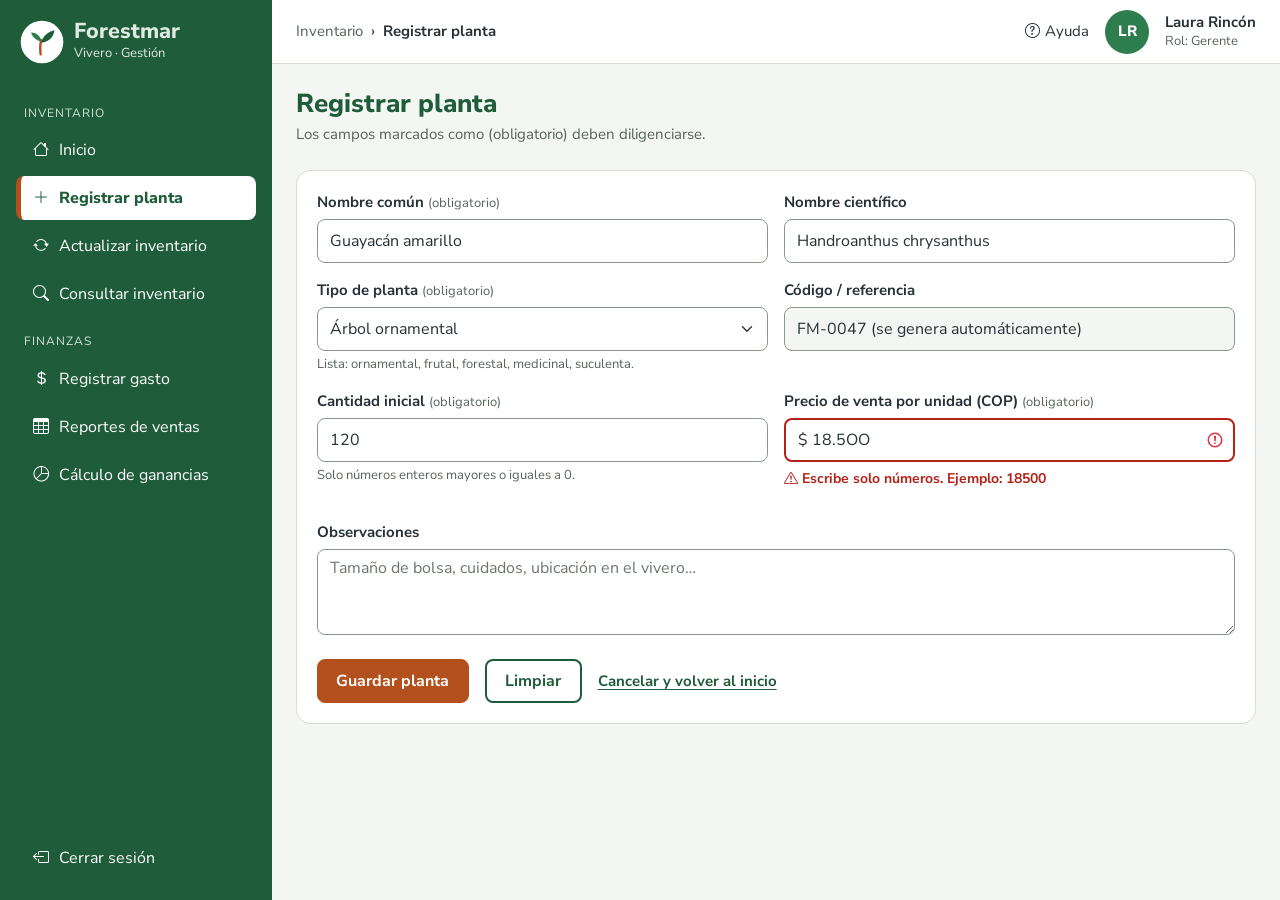
<file: layout/registrar-planta.html>
<!DOCTYPE html>
<html lang="es">
<head>
  <meta charset="UTF-8">
  <meta name="viewport" content="width=device-width, initial-scale=1">
  <title>Registrar planta | Forestmar</title>
  <meta name="description" content="Registro de especies de plantas del vivero Forestmar (RF01).">
  <link rel="icon" href="img/logo-forestmar.svg" type="image/svg+xml">
  <link rel="stylesheet" href="css/bootstrap.min.css">
  <link rel="stylesheet" href="css/bootstrap-icons.min.css">
  <link rel="stylesheet" href="css/forestmar.css">
</head>
<body>
  <a class="saltar" href="#contenido">Saltar al contenido</a>
  <header class="fm-barra-movil d-lg-none">
    <a class="fm-marca" href="inicio.html"><img src="img/logo-forestmar.svg" alt="" width="40" height="40"><span><strong>Forestmar</strong></span></a>
    <button class="btn btn-menu" type="button" data-bs-toggle="offcanvas" data-bs-target="#menuLateral" aria-controls="menuLateral"><i class="bi bi-list" aria-hidden="true"></i> Menú</button>
  </header>
  <div class="fm-app">
    <aside class="fm-sidebar offcanvas-lg offcanvas-start" tabindex="-1" id="menuLateral" aria-label="Menú lateral">
      <div class="offcanvas-header d-lg-none justify-content-end">
        <button type="button" class="btn-close btn-close-white" data-bs-dismiss="offcanvas" data-bs-target="#menuLateral" aria-label="Cerrar menú"></button>
      </div>
      <nav class="offcanvas-body" aria-label="Menú principal">
        <a class="fm-marca d-none d-lg-flex" href="inicio.html">
          <img src="img/logo-forestmar.svg" alt="">
          <span><strong>Forestmar</strong><span>Vivero · Gestión</span></span>
        </a>
        <p class="seccion" id="sec-inventario">Inventario</p>
        <ul class="nav flex-column gap-1" aria-labelledby="sec-inventario">
          <li class="nav-item"><a class="nav-link" href="inicio.html"><i class="bi bi-house" aria-hidden="true"></i>Inicio</a></li>
          <li class="nav-item"><a class="nav-link" href="registrar-planta.html" aria-current="page"><i class="bi bi-plus-lg" aria-hidden="true"></i>Registrar planta</a></li>
          <li class="nav-item"><a class="nav-link" href="actualizar-inventario.html"><i class="bi bi-arrow-repeat" aria-hidden="true"></i>Actualizar inventario</a></li>
          <li class="nav-item"><a class="nav-link" href="consultar-inventario.html"><i class="bi bi-search" aria-hidden="true"></i>Consultar inventario</a></li>
        </ul>
        <p class="seccion" id="sec-finanzas">Finanzas</p>
        <ul class="nav flex-column gap-1" aria-labelledby="sec-finanzas">
          <li class="nav-item"><a class="nav-link" href="registrar-gasto.html"><i class="bi bi-currency-dollar" aria-hidden="true"></i>Registrar gasto</a></li>
          <li class="nav-item"><a class="nav-link" href="reporte-ventas.html"><i class="bi bi-table" aria-hidden="true"></i>Reportes de ventas</a></li>
          <li class="nav-item"><a class="nav-link" href="ganancias.html"><i class="bi bi-pie-chart" aria-hidden="true"></i>Cálculo de ganancias</a></li>
        </ul>
        <a class="nav-link salir" href="index.html"><i class="bi bi-box-arrow-left" aria-hidden="true"></i>Cerrar sesión</a>
      </nav>
    </aside>
    <div class="fm-principal">
      <header class="fm-encabezado">
        <nav aria-label="Migas de pan"><ol class="breadcrumb"><li class="breadcrumb-item"><a href="inicio.html">Inventario</a></li><li class="breadcrumb-item active" aria-current="page">Registrar planta</li></ol></nav>
        <div class="fm-usuario">
          <a class="ayuda d-none d-md-inline-flex" href="#ayuda" data-bs-toggle="modal" data-bs-target="#modalAyuda"><i class="bi bi-question-circle" aria-hidden="true"></i>Ayuda</a>
          <span class="avatar" aria-hidden="true">LR</span>
          <span class="nombre d-none d-sm-block"><strong>Laura Rincón</strong><span>Rol: Gerente</span></span>
        </div>
      </header>
      <main id="contenido" class="fm-contenido">
        <h1 class="mb-1">Registrar planta</h1>
        <p class="text-apoyo mb-4">Los campos marcados como (obligatorio) deben diligenciarse.</p>
        <form class="fm-tarjeta" id="formPlanta" novalidate>
          <div class="row g-3">
            <div class="col-12 col-md-6">
              <label for="nomComun" class="form-label">Nombre común <span class="oblig">(obligatorio)</span></label>
              <input id="nomComun" class="form-control" value="Guayacán amarillo" required>
            </div>
            <div class="col-12 col-md-6">
              <label for="nomCient" class="form-label">Nombre científico</label>
              <input id="nomCient" class="form-control" value="Handroanthus chrysanthus">
            </div>
            <div class="col-12 col-md-6">
              <label for="tipo" class="form-label">Tipo de planta <span class="oblig">(obligatorio)</span></label>
              <select id="tipo" class="form-select" required aria-describedby="ayudaTipo">
                <option>Árbol ornamental</option><option>Ornamental</option><option>Frutal</option><option>Forestal</option><option>Medicinal</option><option>Suculenta</option>
              </select>
              <p id="ayudaTipo" class="small text-apoyo mt-1 mb-0">Lista: ornamental, frutal, forestal, medicinal, suculenta.</p>
            </div>
            <div class="col-12 col-md-6">
              <label for="codigo" class="form-label">Código / referencia</label>
              <input id="codigo" class="form-control" value="FM-0047 (se genera automáticamente)" readonly>
            </div>
            <div class="col-12 col-md-6">
              <label for="cantidad" class="form-label">Cantidad inicial <span class="oblig">(obligatorio)</span></label>
              <input id="cantidad" type="number" min="0" step="1" inputmode="numeric" class="form-control" value="120" required aria-describedby="ayudaCant">
              <p id="ayudaCant" class="small text-apoyo mt-1 mb-0">Solo números enteros mayores o iguales a 0.</p>
            </div>
            <div class="col-12 col-md-6">
              <label for="precio" class="form-label">Precio de venta por unidad (COP) <span class="oblig">(obligatorio)</span></label>
              <input id="precio" inputmode="numeric" class="form-control is-invalid" value="$ 18.5OO" required aria-describedby="errorPrecio" aria-invalid="true">
              <p id="errorPrecio" class="mensaje-error"><i class="bi bi-exclamation-triangle" aria-hidden="true"></i>Escribe solo números. Ejemplo: 18500</p>
            </div>
            <div class="col-12">
              <label for="obs" class="form-label">Observaciones</label>
              <textarea id="obs" class="form-control" rows="3" placeholder="Tamaño de bolsa, cuidados, ubicación en el vivero…"></textarea>
            </div>
          </div>
          <div class="d-flex flex-wrap gap-3 align-items-center mt-4">
            <button type="submit" class="btn btn-fm">Guardar planta</button>
            <button type="reset" class="btn btn-fm-borde">Limpiar</button>
            <a class="btn-link-fm" href="inicio.html">Cancelar y volver al inicio</a>
          </div>
          <div class="aviso aviso-exito mt-3 d-none" id="okPlanta" role="status"><i class="bi bi-check-lg" aria-hidden="true"></i> Planta guardada correctamente. Puedes registrar otra.</div>
        </form>
      </main>
    </div>
  </div>
  <div class="modal fade" id="modalAyuda" tabindex="-1" aria-labelledby="tituloAyuda" aria-hidden="true">
    <div class="modal-dialog modal-dialog-centered"><div class="modal-content">
      <div class="modal-header"><h2 class="modal-title h5" id="tituloAyuda">Ayuda</h2><button type="button" class="btn-close" data-bs-dismiss="modal" aria-label="Cerrar"></button></div>
      <div class="modal-body"><p>Usa el menú lateral para ir a cada módulo. La opción resaltada indica dónde estás. Si tienes problemas para ingresar, comunícate con el administrador del sistema.</p></div>
    </div></div>
  </div>
  <script src="js/bootstrap.bundle.min.js"></script>
  <script src="js/forestmar.js"></script>
</body>
</html>
</file>
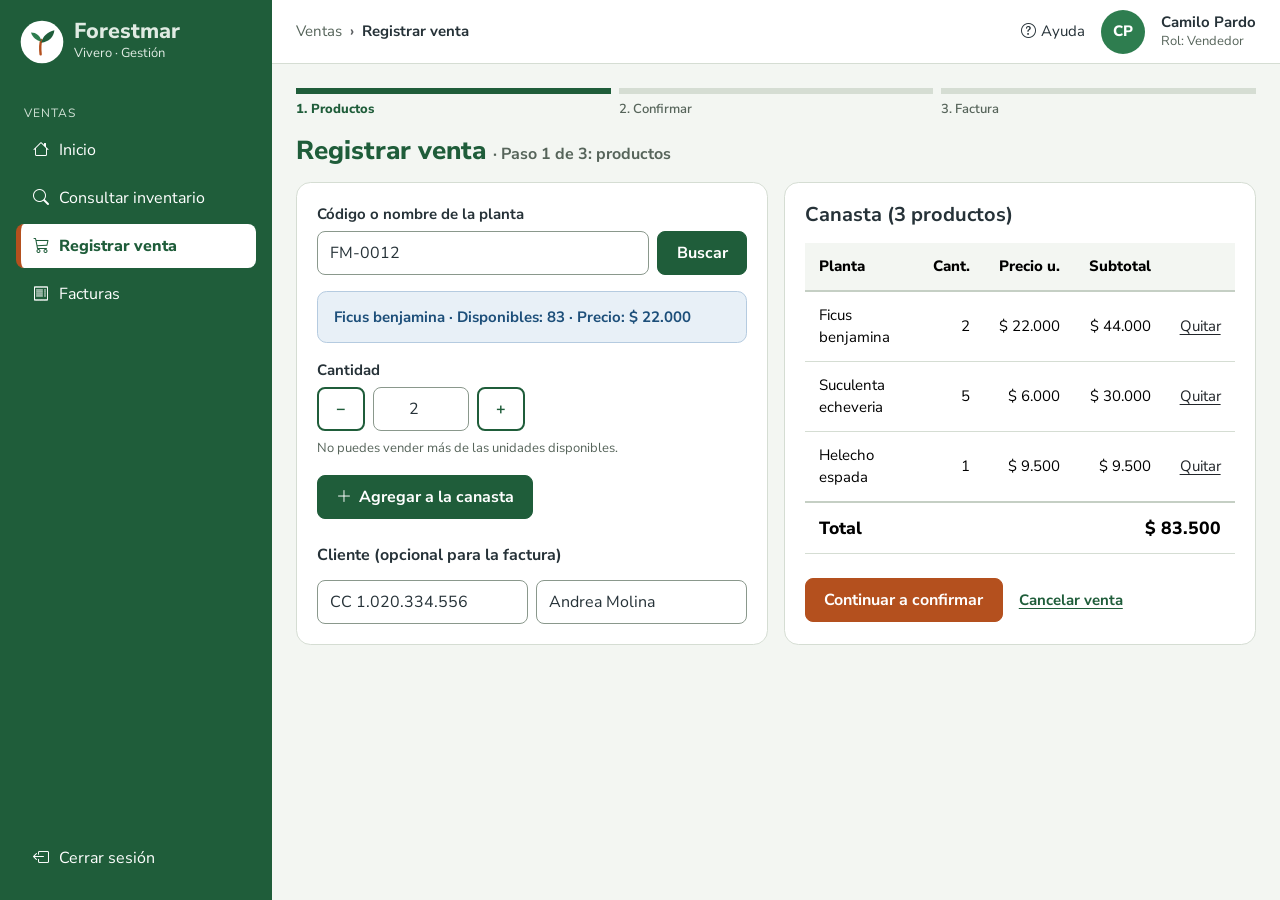
<file: layout/registrar-venta.html>
<!DOCTYPE html>
<html lang="es">
<head>
  <meta charset="UTF-8">
  <meta name="viewport" content="width=device-width, initial-scale=1">
  <title>Registrar venta | Forestmar</title>
  <meta name="description" content="Registro de ventas con canasta de productos (RF04).">
  <link rel="icon" href="img/logo-forestmar.svg" type="image/svg+xml">
  <link rel="stylesheet" href="css/bootstrap.min.css">
  <link rel="stylesheet" href="css/bootstrap-icons.min.css">
  <link rel="stylesheet" href="css/forestmar.css">
</head>
<body>
  <a class="saltar" href="#contenido">Saltar al contenido</a>
  <header class="fm-barra-movil d-lg-none">
    <a class="fm-marca" href="inicio-vendedor.html"><img src="img/logo-forestmar.svg" alt="" width="40" height="40"><span><strong>Forestmar</strong></span></a>
    <button class="btn btn-menu" type="button" data-bs-toggle="offcanvas" data-bs-target="#menuLateral" aria-controls="menuLateral"><i class="bi bi-list" aria-hidden="true"></i> Menú</button>
  </header>
  <div class="fm-app">
    <aside class="fm-sidebar offcanvas-lg offcanvas-start" tabindex="-1" id="menuLateral" aria-label="Menú lateral">
      <div class="offcanvas-header d-lg-none justify-content-end">
        <button type="button" class="btn-close btn-close-white" data-bs-dismiss="offcanvas" data-bs-target="#menuLateral" aria-label="Cerrar menú"></button>
      </div>
      <nav class="offcanvas-body" aria-label="Menú principal">
        <a class="fm-marca d-none d-lg-flex" href="inicio-vendedor.html">
          <img src="img/logo-forestmar.svg" alt="">
          <span><strong>Forestmar</strong><span>Vivero · Gestión</span></span>
        </a>
        <p class="seccion" id="sec-ventas">Ventas</p>
        <ul class="nav flex-column gap-1" aria-labelledby="sec-ventas">
          <li class="nav-item"><a class="nav-link" href="inicio-vendedor.html"><i class="bi bi-house" aria-hidden="true"></i>Inicio</a></li>
          <li class="nav-item"><a class="nav-link" href="consultar-inventario.html"><i class="bi bi-search" aria-hidden="true"></i>Consultar inventario</a></li>
          <li class="nav-item"><a class="nav-link" href="registrar-venta.html" aria-current="page"><i class="bi bi-cart3" aria-hidden="true"></i>Registrar venta</a></li>
          <li class="nav-item"><a class="nav-link" href="factura.html"><i class="bi bi-receipt" aria-hidden="true"></i>Facturas</a></li>
        </ul>
        <a class="nav-link salir" href="index.html"><i class="bi bi-box-arrow-left" aria-hidden="true"></i>Cerrar sesión</a>
      </nav>
    </aside>
    <div class="fm-principal">
      <header class="fm-encabezado">
        <nav aria-label="Migas de pan"><ol class="breadcrumb"><li class="breadcrumb-item"><a href="inicio-vendedor.html">Ventas</a></li><li class="breadcrumb-item active" aria-current="page">Registrar venta</li></ol></nav>
        <div class="fm-usuario">
          <a class="ayuda d-none d-md-inline-flex" href="#ayuda" data-bs-toggle="modal" data-bs-target="#modalAyuda"><i class="bi bi-question-circle" aria-hidden="true"></i>Ayuda</a>
          <span class="avatar" aria-hidden="true">CP</span>
          <span class="nombre d-none d-sm-block"><strong>Camilo Pardo</strong><span>Rol: Vendedor</span></span>
        </div>
      </header>
      <main id="contenido" class="fm-contenido">
        <ol class="fm-pasos" aria-label="Pasos de la venta"><li aria-current="step">1. Productos</li><li>2. Confirmar</li><li>3. Factura</li></ol>
        <h1 class="mb-3">Registrar venta <span class="fs-6 text-apoyo fw-bold">· Paso 1 de 3: productos</span></h1>
        <div class="row g-3">
          <section class="col-12 col-xl-6" aria-label="Agregar productos">
            <form class="fm-tarjeta h-100" novalidate>
              <label for="codVenta" class="form-label">Código o nombre de la planta</label>
              <div class="d-flex gap-2 mb-3"><input id="codVenta" class="form-control" value="FM-0012"><button type="button" class="btn btn-fm-verde">Buscar</button></div>
              <p class="aviso aviso-info">Ficus benjamina · Disponibles: <span id="disponibles">83</span> · Precio: $ 22.000</p>
              <label for="cantVenta" class="form-label">Cantidad</label>
              <div class="fm-cantidad">
                <button type="button" class="btn btn-fm-borde" data-cant="-1" aria-label="Disminuir cantidad">−</button>
                <input id="cantVenta" type="number" class="form-control" value="2" min="1" max="83" aria-describedby="ayudaVenta">
                <button type="button" class="btn btn-fm-borde" data-cant="1" aria-label="Aumentar cantidad">+</button>
              </div>
              <p id="ayudaVenta" class="small text-apoyo mt-2" aria-live="polite">No puedes vender más de las unidades disponibles.</p>
              <button type="button" class="btn btn-fm-verde mb-4"><i class="bi bi-plus-lg" aria-hidden="true"></i>Agregar a la canasta</button>
              <fieldset><legend class="form-label fs-6">Cliente (opcional para la factura)</legend>
                <div class="row g-2">
                  <div class="col-12 col-sm-6"><label for="docCli" class="visually-hidden">Documento del cliente</label><input id="docCli" class="form-control" value="CC 1.020.334.556"></div>
                  <div class="col-12 col-sm-6"><label for="nomCli" class="visually-hidden">Nombre del cliente</label><input id="nomCli" class="form-control" value="Andrea Molina" autocomplete="name"></div>
                </div>
              </fieldset>
            </form>
          </section>
          <section class="col-12 col-xl-6" aria-labelledby="tCanasta">
            <div class="fm-tarjeta h-100">
              <h2 id="tCanasta" class="mb-3">Canasta (3 productos)</h2>
              <div class="table-responsive"><table class="table">
                <thead><tr><th scope="col">Planta</th><th scope="col" class="text-end">Cant.</th><th scope="col" class="text-end">Precio u.</th><th scope="col" class="text-end">Subtotal</th><th scope="col"><span class="visually-hidden">Acción</span></th></tr></thead>
                <tbody>
                <tr><td>Ficus benjamina</td><td class="text-end">2</td><td class="text-end">$ 22.000</td><td class="text-end">$ 44.000</td><td><a href="#" class="link-dark">Quitar<span class="visually-hidden"> Ficus benjamina</span></a></td></tr>
                <tr><td>Suculenta echeveria</td><td class="text-end">5</td><td class="text-end">$ 6.000</td><td class="text-end">$ 30.000</td><td><a href="#" class="link-dark">Quitar<span class="visually-hidden"> Suculenta echeveria</span></a></td></tr>
                <tr><td>Helecho espada</td><td class="text-end">1</td><td class="text-end">$ 9.500</td><td class="text-end">$ 9.500</td><td><a href="#" class="link-dark">Quitar<span class="visually-hidden"> Helecho espada</span></a></td></tr>
                </tbody>
                <tfoot><tr><td colspan="3">Total</td><td class="text-end" colspan="2">$ 83.500</td></tr></tfoot>
              </table></div>
              <div class="d-flex flex-wrap gap-3 align-items-center mt-4"><a class="btn btn-fm" href="confirmar-venta.html">Continuar a confirmar</a><a class="btn-link-fm" href="inicio-vendedor.html">Cancelar venta</a></div>
            </div>
          </section>
        </div>
      </main>
    </div>
  </div>
  <div class="modal fade" id="modalAyuda" tabindex="-1" aria-labelledby="tituloAyuda" aria-hidden="true">
    <div class="modal-dialog modal-dialog-centered"><div class="modal-content">
      <div class="modal-header"><h2 class="modal-title h5" id="tituloAyuda">Ayuda</h2><button type="button" class="btn-close" data-bs-dismiss="modal" aria-label="Cerrar"></button></div>
      <div class="modal-body"><p>Usa el menú lateral para ir a cada módulo. La opción resaltada indica dónde estás. Si tienes problemas para ingresar, comunícate con el administrador del sistema.</p></div>
    </div></div>
  </div>
  <script src="js/bootstrap.bundle.min.js"></script>
  <script src="js/forestmar.js"></script>
</body>
</html>
</file>
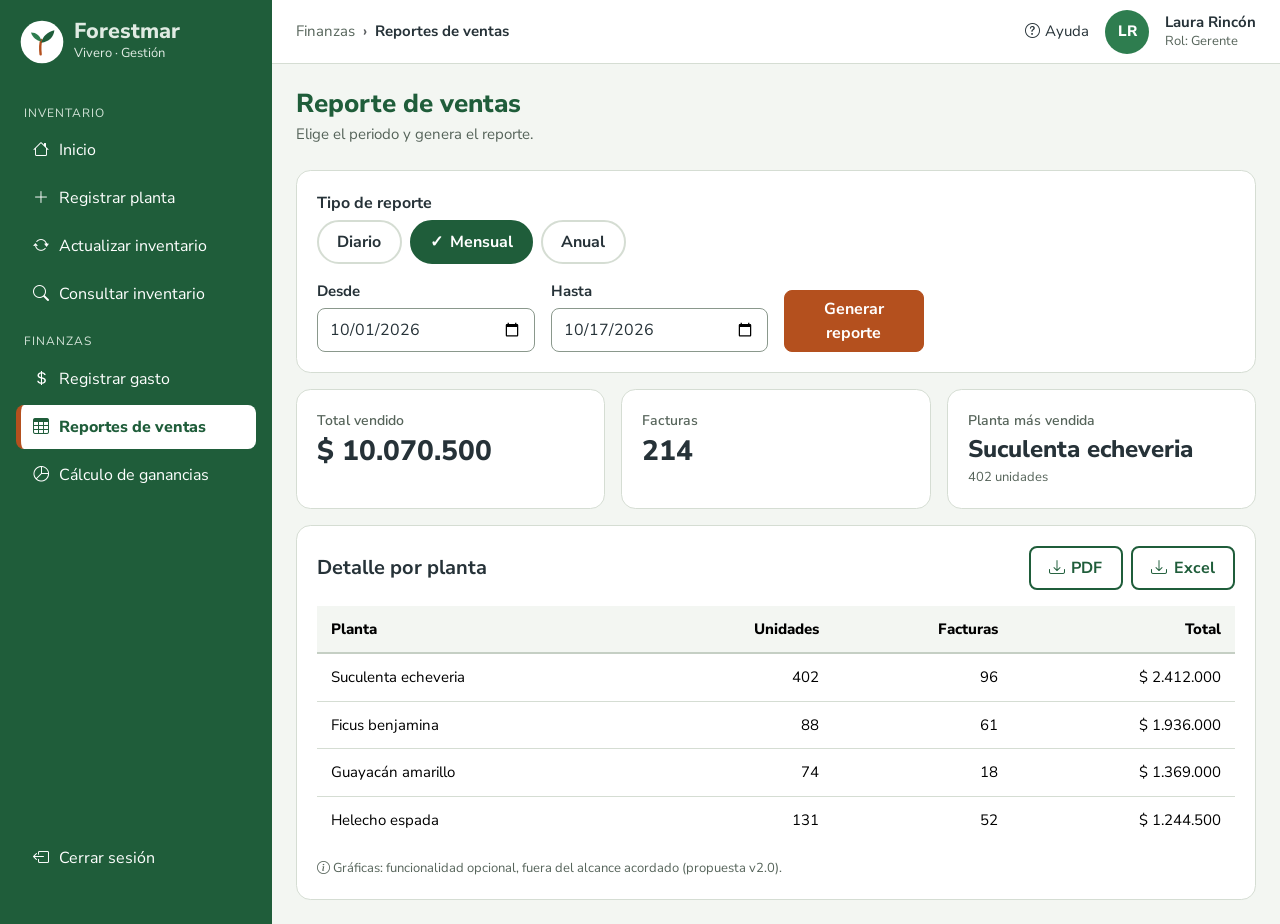
<file: layout/reporte-ventas.html>
<!DOCTYPE html>
<html lang="es">
<head>
  <meta charset="UTF-8">
  <meta name="viewport" content="width=device-width, initial-scale=1">
  <title>Reporte de ventas | Forestmar</title>
  <meta name="description" content="Reportes de ventas por día, mes o año (RF08).">
  <link rel="icon" href="img/logo-forestmar.svg" type="image/svg+xml">
  <link rel="stylesheet" href="css/bootstrap.min.css">
  <link rel="stylesheet" href="css/bootstrap-icons.min.css">
  <link rel="stylesheet" href="css/forestmar.css">
</head>
<body>
  <a class="saltar" href="#contenido">Saltar al contenido</a>
  <header class="fm-barra-movil d-lg-none">
    <a class="fm-marca" href="inicio.html"><img src="img/logo-forestmar.svg" alt="" width="40" height="40"><span><strong>Forestmar</strong></span></a>
    <button class="btn btn-menu" type="button" data-bs-toggle="offcanvas" data-bs-target="#menuLateral" aria-controls="menuLateral"><i class="bi bi-list" aria-hidden="true"></i> Menú</button>
  </header>
  <div class="fm-app">
    <aside class="fm-sidebar offcanvas-lg offcanvas-start" tabindex="-1" id="menuLateral" aria-label="Menú lateral">
      <div class="offcanvas-header d-lg-none justify-content-end">
        <button type="button" class="btn-close btn-close-white" data-bs-dismiss="offcanvas" data-bs-target="#menuLateral" aria-label="Cerrar menú"></button>
      </div>
      <nav class="offcanvas-body" aria-label="Menú principal">
        <a class="fm-marca d-none d-lg-flex" href="inicio.html">
          <img src="img/logo-forestmar.svg" alt="">
          <span><strong>Forestmar</strong><span>Vivero · Gestión</span></span>
        </a>
        <p class="seccion" id="sec-inventario">Inventario</p>
        <ul class="nav flex-column gap-1" aria-labelledby="sec-inventario">
          <li class="nav-item"><a class="nav-link" href="inicio.html"><i class="bi bi-house" aria-hidden="true"></i>Inicio</a></li>
          <li class="nav-item"><a class="nav-link" href="registrar-planta.html"><i class="bi bi-plus-lg" aria-hidden="true"></i>Registrar planta</a></li>
          <li class="nav-item"><a class="nav-link" href="actualizar-inventario.html"><i class="bi bi-arrow-repeat" aria-hidden="true"></i>Actualizar inventario</a></li>
          <li class="nav-item"><a class="nav-link" href="consultar-inventario.html"><i class="bi bi-search" aria-hidden="true"></i>Consultar inventario</a></li>
        </ul>
        <p class="seccion" id="sec-finanzas">Finanzas</p>
        <ul class="nav flex-column gap-1" aria-labelledby="sec-finanzas">
          <li class="nav-item"><a class="nav-link" href="registrar-gasto.html"><i class="bi bi-currency-dollar" aria-hidden="true"></i>Registrar gasto</a></li>
          <li class="nav-item"><a class="nav-link" href="reporte-ventas.html" aria-current="page"><i class="bi bi-table" aria-hidden="true"></i>Reportes de ventas</a></li>
          <li class="nav-item"><a class="nav-link" href="ganancias.html"><i class="bi bi-pie-chart" aria-hidden="true"></i>Cálculo de ganancias</a></li>
        </ul>
        <a class="nav-link salir" href="index.html"><i class="bi bi-box-arrow-left" aria-hidden="true"></i>Cerrar sesión</a>
      </nav>
    </aside>
    <div class="fm-principal">
      <header class="fm-encabezado">
        <nav aria-label="Migas de pan"><ol class="breadcrumb"><li class="breadcrumb-item"><a href="inicio.html">Finanzas</a></li><li class="breadcrumb-item active" aria-current="page">Reportes de ventas</li></ol></nav>
        <div class="fm-usuario">
          <a class="ayuda d-none d-md-inline-flex" href="#ayuda" data-bs-toggle="modal" data-bs-target="#modalAyuda"><i class="bi bi-question-circle" aria-hidden="true"></i>Ayuda</a>
          <span class="avatar" aria-hidden="true">LR</span>
          <span class="nombre d-none d-sm-block"><strong>Laura Rincón</strong><span>Rol: Gerente</span></span>
        </div>
      </header>
      <main id="contenido" class="fm-contenido">
        <h1 class="mb-1">Reporte de ventas</h1>
        <p class="text-apoyo mb-4">Elige el periodo y genera el reporte.</p>
        <form class="fm-tarjeta mb-3" novalidate>
          <div class="row g-3 align-items-end">
            <fieldset class="col-12 col-xxl-4"><legend class="form-label fs-6">Tipo de reporte</legend>
              <div class="fm-seg d-flex gap-2 flex-wrap">
                <input type="radio" class="btn-check" name="periodo" id="pDiario"><label class="btn" for="pDiario">Diario</label>
                <input type="radio" class="btn-check" name="periodo" id="pMensual" checked><label class="btn" for="pMensual">Mensual</label>
                <input type="radio" class="btn-check" name="periodo" id="pAnual"><label class="btn" for="pAnual">Anual</label>
              </div>
            </fieldset>
            <div class="col-12 col-md-4 col-xl-3"><label for="desde" class="form-label">Desde</label><input id="desde" type="date" class="form-control" value="2026-10-01"></div>
            <div class="col-12 col-md-4 col-xl-3"><label for="hasta" class="form-label">Hasta</label><input id="hasta" type="date" class="form-control" value="2026-10-17"></div>
            <div class="col-12 col-md-4 col-xl-2"><button type="submit" class="btn btn-fm w-100">Generar reporte</button></div>
          </div>
        </form>
        <section class="row g-3 mb-3" aria-label="Totales del periodo">
          <div class="col-12 col-md-4"><div class="fm-tarjeta kpi h-100"><p class="etiqueta mb-0">Total vendido</p><p class="valor">$ 10.070.500</p></div></div>
          <div class="col-12 col-md-4"><div class="fm-tarjeta kpi h-100"><p class="etiqueta mb-0">Facturas</p><p class="valor">214</p></div></div>
          <div class="col-12 col-md-4"><div class="fm-tarjeta kpi h-100"><p class="etiqueta mb-0">Planta más vendida</p><p class="valor fs-4">Suculenta echeveria</p><p class="small text-apoyo mb-0">402 unidades</p></div></div>
        </section>
        <section class="fm-tarjeta" aria-labelledby="tDetalle">
          <div class="d-flex justify-content-between align-items-center flex-wrap gap-2 mb-3">
            <h2 id="tDetalle" class="mb-0">Detalle por planta</h2>
            <div class="d-flex gap-2"><button type="button" class="btn btn-fm-borde"><i class="bi bi-download" aria-hidden="true"></i>PDF</button><button type="button" class="btn btn-fm-borde"><i class="bi bi-download" aria-hidden="true"></i>Excel</button></div>
          </div>
          <div class="table-responsive"><table class="table">
            <caption class="visually-hidden">Ventas por planta en el periodo</caption>
            <thead><tr><th scope="col">Planta</th><th scope="col" class="text-end">Unidades</th><th scope="col" class="text-end">Facturas</th><th scope="col" class="text-end">Total</th></tr></thead>
            <tbody>
                <tr><td>Suculenta echeveria</td><td class="text-end">402</td><td class="text-end">96</td><td class="text-end">$ 2.412.000</td></tr>
                <tr><td>Ficus benjamina</td><td class="text-end">88</td><td class="text-end">61</td><td class="text-end">$ 1.936.000</td></tr>
                <tr><td>Guayacán amarillo</td><td class="text-end">74</td><td class="text-end">18</td><td class="text-end">$ 1.369.000</td></tr>
                <tr><td>Helecho espada</td><td class="text-end">131</td><td class="text-end">52</td><td class="text-end">$ 1.244.500</td></tr>
            </tbody>
          </table></div>
          <p class="small text-apoyo mt-3 mb-0"><i class="bi bi-info-circle" aria-hidden="true"></i> Gráficas: funcionalidad opcional, fuera del alcance acordado (propuesta v2.0).</p>
        </section>
      </main>
    </div>
  </div>
  <div class="modal fade" id="modalAyuda" tabindex="-1" aria-labelledby="tituloAyuda" aria-hidden="true">
    <div class="modal-dialog modal-dialog-centered"><div class="modal-content">
      <div class="modal-header"><h2 class="modal-title h5" id="tituloAyuda">Ayuda</h2><button type="button" class="btn-close" data-bs-dismiss="modal" aria-label="Cerrar"></button></div>
      <div class="modal-body"><p>Usa el menú lateral para ir a cada módulo. La opción resaltada indica dónde estás. Si tienes problemas para ingresar, comunícate con el administrador del sistema.</p></div>
    </div></div>
  </div>
  <script src="js/bootstrap.bundle.min.js"></script>
  <script src="js/forestmar.js"></script>
</body>
</html>
</file>
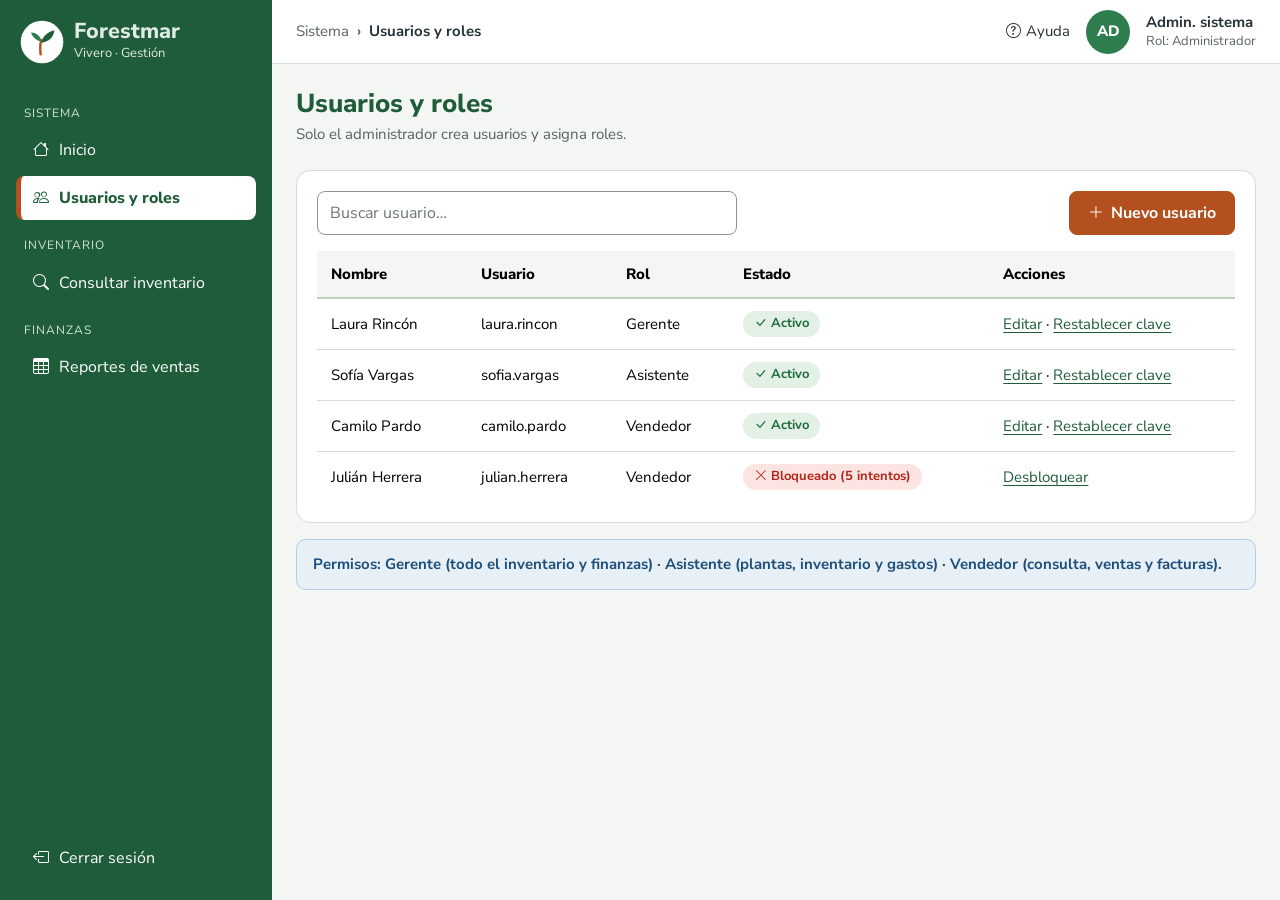
<file: layout/usuarios.html>
<!DOCTYPE html>
<html lang="es">
<head>
  <meta charset="UTF-8">
  <meta name="viewport" content="width=device-width, initial-scale=1">
  <title>Usuarios y roles | Forestmar</title>
  <meta name="description" content="Administración de usuarios y roles del sistema (RNF02).">
  <link rel="icon" href="img/logo-forestmar.svg" type="image/svg+xml">
  <link rel="stylesheet" href="css/bootstrap.min.css">
  <link rel="stylesheet" href="css/bootstrap-icons.min.css">
  <link rel="stylesheet" href="css/forestmar.css">
</head>
<body>
  <a class="saltar" href="#contenido">Saltar al contenido</a>
  <header class="fm-barra-movil d-lg-none">
    <a class="fm-marca" href="usuarios.html"><img src="img/logo-forestmar.svg" alt="" width="40" height="40"><span><strong>Forestmar</strong></span></a>
    <button class="btn btn-menu" type="button" data-bs-toggle="offcanvas" data-bs-target="#menuLateral" aria-controls="menuLateral"><i class="bi bi-list" aria-hidden="true"></i> Menú</button>
  </header>
  <div class="fm-app">
    <aside class="fm-sidebar offcanvas-lg offcanvas-start" tabindex="-1" id="menuLateral" aria-label="Menú lateral">
      <div class="offcanvas-header d-lg-none justify-content-end">
        <button type="button" class="btn-close btn-close-white" data-bs-dismiss="offcanvas" data-bs-target="#menuLateral" aria-label="Cerrar menú"></button>
      </div>
      <nav class="offcanvas-body" aria-label="Menú principal">
        <a class="fm-marca d-none d-lg-flex" href="usuarios.html">
          <img src="img/logo-forestmar.svg" alt="">
          <span><strong>Forestmar</strong><span>Vivero · Gestión</span></span>
        </a>
        <p class="seccion" id="sec-sistema">Sistema</p>
        <ul class="nav flex-column gap-1" aria-labelledby="sec-sistema">
          <li class="nav-item"><a class="nav-link" href="usuarios.html"><i class="bi bi-house" aria-hidden="true"></i>Inicio</a></li>
          <li class="nav-item"><a class="nav-link" href="usuarios.html#tabla" aria-current="page"><i class="bi bi-people" aria-hidden="true"></i>Usuarios y roles</a></li>
        </ul>
        <p class="seccion" id="sec-inventario">Inventario</p>
        <ul class="nav flex-column gap-1" aria-labelledby="sec-inventario">
          <li class="nav-item"><a class="nav-link" href="consultar-inventario.html"><i class="bi bi-search" aria-hidden="true"></i>Consultar inventario</a></li>
        </ul>
        <p class="seccion" id="sec-finanzas">Finanzas</p>
        <ul class="nav flex-column gap-1" aria-labelledby="sec-finanzas">
          <li class="nav-item"><a class="nav-link" href="reporte-ventas.html"><i class="bi bi-table" aria-hidden="true"></i>Reportes de ventas</a></li>
        </ul>
        <a class="nav-link salir" href="index.html"><i class="bi bi-box-arrow-left" aria-hidden="true"></i>Cerrar sesión</a>
      </nav>
    </aside>
    <div class="fm-principal">
      <header class="fm-encabezado">
        <nav aria-label="Migas de pan"><ol class="breadcrumb"><li class="breadcrumb-item"><a href="usuarios.html">Sistema</a></li><li class="breadcrumb-item active" aria-current="page">Usuarios y roles</li></ol></nav>
        <div class="fm-usuario">
          <a class="ayuda d-none d-md-inline-flex" href="#ayuda" data-bs-toggle="modal" data-bs-target="#modalAyuda"><i class="bi bi-question-circle" aria-hidden="true"></i>Ayuda</a>
          <span class="avatar" aria-hidden="true">AD</span>
          <span class="nombre d-none d-sm-block"><strong>Admin. sistema</strong><span>Rol: Administrador</span></span>
        </div>
      </header>
      <main id="contenido" class="fm-contenido">
        <h1 class="mb-1">Usuarios y roles</h1>
        <p class="text-apoyo mb-4">Solo el administrador crea usuarios y asigna roles.</p>
        <section class="fm-tarjeta mb-3" id="tabla" aria-label="Usuarios del sistema">
          <div class="d-flex justify-content-between flex-wrap gap-3 mb-3">
            <div style="max-width:420px" class="flex-fill"><label for="buscarUsuario" class="visually-hidden">Buscar usuario</label><input id="buscarUsuario" type="search" class="form-control" placeholder="Buscar usuario…"></div>
            <button type="button" class="btn btn-fm"><i class="bi bi-plus-lg" aria-hidden="true"></i>Nuevo usuario</button>
          </div>
          <div class="table-responsive"><table class="table">
            <caption class="visually-hidden">Usuarios, roles y estado de las cuentas</caption>
            <thead><tr><th scope="col">Nombre</th><th scope="col">Usuario</th><th scope="col">Rol</th><th scope="col">Estado</th><th scope="col">Acciones</th></tr></thead>
            <tbody>
                <tr><td>Laura Rincón</td><td>laura.rincon</td><td>Gerente</td><td><span class="estado estado-ok"><i class="bi bi-check-lg" aria-hidden="true"></i>Activo</span></td><td><a href="#">Editar<span class="visually-hidden"> a Laura Rincón</span></a> · <a href="#">Restablecer clave<span class="visually-hidden"> de Laura Rincón</span></a></td></tr>
                <tr><td>Sofía Vargas</td><td>sofia.vargas</td><td>Asistente</td><td><span class="estado estado-ok"><i class="bi bi-check-lg" aria-hidden="true"></i>Activo</span></td><td><a href="#">Editar<span class="visually-hidden"> a Sofía Vargas</span></a> · <a href="#">Restablecer clave<span class="visually-hidden"> de Sofía Vargas</span></a></td></tr>
                <tr><td>Camilo Pardo</td><td>camilo.pardo</td><td>Vendedor</td><td><span class="estado estado-ok"><i class="bi bi-check-lg" aria-hidden="true"></i>Activo</span></td><td><a href="#">Editar<span class="visually-hidden"> a Camilo Pardo</span></a> · <a href="#">Restablecer clave<span class="visually-hidden"> de Camilo Pardo</span></a></td></tr>
                <tr><td>Julián Herrera</td><td>julian.herrera</td><td>Vendedor</td><td><span class="estado estado-agotado"><i class="bi bi-x-lg" aria-hidden="true"></i>Bloqueado (5 intentos)</span></td><td><a href="#">Desbloquear<span class="visually-hidden"> a Julián Herrera</span></a></td></tr>
            </tbody>
          </table></div>
        </section>
        <p class="aviso aviso-info">Permisos: Gerente (todo el inventario y finanzas) · Asistente (plantas, inventario y gastos) · Vendedor (consulta, ventas y facturas).</p>
      </main>
    </div>
  </div>
  <div class="modal fade" id="modalAyuda" tabindex="-1" aria-labelledby="tituloAyuda" aria-hidden="true">
    <div class="modal-dialog modal-dialog-centered"><div class="modal-content">
      <div class="modal-header"><h2 class="modal-title h5" id="tituloAyuda">Ayuda</h2><button type="button" class="btn-close" data-bs-dismiss="modal" aria-label="Cerrar"></button></div>
      <div class="modal-body"><p>Usa el menú lateral para ir a cada módulo. La opción resaltada indica dónde estás. Si tienes problemas para ingresar, comunícate con el administrador del sistema.</p></div>
    </div></div>
  </div>
  <script src="js/bootstrap.bundle.min.js"></script>
  <script src="js/forestmar.js"></script>
</body>
</html>
</file>
<file: layout/css/forestmar.css>
/* =========================================================
   Forestmar · Sistema de gestión de inventario del vivero
   Hoja de estilos propia (marca del cliente sobre Bootstrap 5.3.8)
   ========================================================= */

/* ---------- Tipografía local: Nunito Sans (licencia OFL) ---------- */
@font-face { font-family: 'Nunito Sans'; font-weight: 400; font-display: swap; src: url('../fonts/nunito-sans-latin-400-normal.woff2') format('woff2'); }
@font-face { font-family: 'Nunito Sans'; font-weight: 600; font-display: swap; src: url('../fonts/nunito-sans-latin-600-normal.woff2') format('woff2'); }
@font-face { font-family: 'Nunito Sans'; font-weight: 700; font-display: swap; src: url('../fonts/nunito-sans-latin-700-normal.woff2') format('woff2'); }
@font-face { font-family: 'Nunito Sans'; font-weight: 800; font-display: swap; src: url('../fonts/nunito-sans-latin-800-normal.woff2') format('woff2'); }

/* ---------- Variables de marca (EV03, sección 3.2) ---------- */
:root {
  --fm-verde: #1F5D3A;       /* verde bosque · 7,82:1 sobre blanco */
  --fm-verde-hoja: #2E7D4F;  /* verde hoja · 5,05:1 sobre blanco */
  --fm-terracota: #B4501E;   /* acción principal · 5,11:1 con texto blanco */
  --fm-terracota-osc: #8F3E15;
  --fm-texto: #263238;       /* 13,16:1 sobre blanco */
  --fm-gris: #56645A;        /* textos de apoyo · 6,24:1 */
  --fm-error: #B42318;       /* errores · 6,57:1 */
  --fm-exito: #1E6B3A;       /* confirmaciones · 6,52:1 */
  --fm-fondo: #F3F6F2;       /* fondo de la aplicación */
  --fm-borde: #D5DDD3;
  --fm-info: #E8F0F7;
  --fm-info-texto: #1D4F7A;

  --bs-body-font-family: 'Nunito Sans', 'Segoe UI', Arial, sans-serif;
  --bs-body-font-size: .9375rem; /* 15 px */
  --bs-body-color: var(--fm-texto);
  --bs-body-bg: var(--fm-fondo);
  --bs-link-color-rgb: 31, 93, 58;
  --bs-link-hover-color-rgb: 20, 64, 39;
  --bs-primary-rgb: 31, 93, 58;
  --bs-border-color: var(--fm-borde);
  --bs-focus-ring-color: rgba(31, 93, 58, .35);
}

/* ---------- Base y accesibilidad ---------- */
body { min-height: 100vh; }
h1, .h1 { font-weight: 800; color: var(--fm-verde); font-size: 1.625rem; } /* 26 px */
h2, .h2 { font-weight: 700; font-size: 1.25rem; }
.text-apoyo { color: var(--fm-gris); }
.small, small { font-size: .8125rem; } /* nunca menos de 12 px */
a { text-underline-offset: 3px; }
:focus-visible { outline: 3px solid #1D4F7A !important; outline-offset: 2px; }

.saltar {
  position: absolute; left: -999px; top: 8px; z-index: 2000;
  background: #fff; color: var(--fm-verde); padding: .5rem 1rem; border-radius: .5rem; font-weight: 700;
}
.saltar:focus { left: 8px; }

/* ---------- Botones (mínimo 44 px de alto) ---------- */
.btn { min-height: 44px; font-weight: 700; border-radius: .5rem; padding-inline: 1.15rem; display: inline-flex; align-items: center; justify-content: center; gap: .4rem; }
.btn-fm {          /* acción principal: solo una por pantalla */
  --bs-btn-bg: var(--fm-terracota); --bs-btn-border-color: var(--fm-terracota); --bs-btn-color: #fff;
  --bs-btn-hover-bg: var(--fm-terracota-osc); --bs-btn-hover-border-color: var(--fm-terracota-osc); --bs-btn-hover-color: #fff;
  --bs-btn-active-bg: var(--fm-terracota-osc); --bs-btn-active-border-color: var(--fm-terracota-osc); --bs-btn-active-color: #fff;
  --bs-btn-disabled-bg: #9AA59B; --bs-btn-disabled-border-color: #9AA59B; --bs-btn-disabled-color: #fff;
}
.btn-fm-verde {
  --bs-btn-bg: var(--fm-verde); --bs-btn-border-color: var(--fm-verde); --bs-btn-color: #fff;
  --bs-btn-hover-bg: #144027; --bs-btn-hover-border-color: #144027; --bs-btn-hover-color: #fff;
  --bs-btn-active-bg: #144027; --bs-btn-active-color: #fff;
}
.btn-fm-borde {
  --bs-btn-bg: #fff; --bs-btn-border-color: var(--fm-verde); --bs-btn-color: var(--fm-verde); --bs-btn-border-width: 2px;
  --bs-btn-hover-bg: #E6EFE8; --bs-btn-hover-border-color: var(--fm-verde); --bs-btn-hover-color: var(--fm-verde);
  --bs-btn-active-bg: #D6E6DA; --bs-btn-active-color: var(--fm-verde); --bs-btn-active-border-color: var(--fm-verde);
}
.btn-link-fm { color: var(--fm-verde); font-weight: 700; text-decoration: underline; min-height: 44px; display: inline-flex; align-items: center; }

/* Selector segmentado (Diario/Mensual/Anual, Entrada/Salida) */
.fm-seg .btn { border-radius: 999px; border: 2px solid var(--fm-borde); background: #fff; color: var(--fm-texto); }
.fm-seg .btn-check:checked + .btn { background: var(--fm-verde); border-color: var(--fm-verde); color: #fff; }
.fm-seg .btn-check:checked + .btn::before { content: "✓ "; }

/* ---------- Formularios ---------- */
.form-label { font-weight: 700; margin-bottom: .35rem; }
.form-label .oblig { font-weight: 400; color: var(--fm-gris); font-size: .8125rem; }
.form-control, .form-select { min-height: 44px; border: 1.5px solid #8A988C; border-radius: .5rem; }
.form-control::placeholder { color: #6B776D; }
.form-control.is-invalid { border-color: var(--fm-error); border-width: 2px; }
.mensaje-error { color: var(--fm-error); font-weight: 700; font-size: .875rem; margin-top: .35rem; }
.mensaje-error .bi { margin-right: .25rem; }

/* ---------- Avisos ---------- */
.aviso { border-radius: .6rem; padding: .85rem 1rem; font-weight: 700; border: 1px solid; }
.aviso-exito { background: #E3F0E6; border-color: #A9CDB3; color: var(--fm-exito); }
.aviso-info { background: var(--fm-info); border-color: #B5CBE0; color: var(--fm-info-texto); }
.aviso-error { background: #FBEAEA; border-color: #E7B4B0; color: var(--fm-error); }

/* ---------- Estados (nunca solo color: ícono + texto) ---------- */
.estado { display: inline-flex; align-items: center; gap: .25rem; padding: .2rem .7rem; border-radius: 999px; font-weight: 700; font-size: .8125rem; white-space: nowrap; }
.estado-ok { background: #E3F0E6; color: var(--fm-exito); }
.estado-bajo { background: #FDE9DF; color: #8F3E15; }
.estado-agotado { background: #FBE4E2; color: var(--fm-error); }

/* ---------- Estructura general (plantilla interna) ---------- */
.fm-app { display: flex; min-height: 100vh; }
.fm-sidebar { background: var(--fm-verde) !important; color: #fff; }
@media (min-width: 992px) {
  .fm-sidebar { width: 272px; flex: 0 0 272px; position: sticky; top: 0; height: 100vh; overflow-y: auto; }
}
@media (max-width: 991.98px) {
  .fm-sidebar.offcanvas-lg { --bs-offcanvas-width: 280px; }
}
.fm-sidebar .offcanvas-body { display: flex; flex-direction: column; padding: 1.25rem 1rem; height: 100%; }
.fm-marca { display: flex; align-items: center; gap: .65rem; color: #fff; text-decoration: none; margin-bottom: 1.5rem; padding-inline: .25rem; }
.fm-marca img { width: 44px; height: 44px; }
.fm-marca strong { display: block; font-size: 1.35rem; font-weight: 800; line-height: 1.1; }
.fm-marca span { font-size: .8125rem; color: #E0EBE3; }
.fm-sidebar .seccion { font-size: .75rem; letter-spacing: .08em; text-transform: uppercase; color: #D3E3D8; margin: 1rem .5rem .4rem; }
.fm-sidebar .nav-link {
  color: #fff; display: flex; align-items: center; gap: .65rem; min-height: 44px;
  padding: .55rem .75rem; border-radius: .5rem; border-left: 5px solid transparent; font-size: 1rem;
}
.fm-sidebar .nav-link:hover { background: rgba(255,255,255,.12); color: #fff; }
.fm-sidebar .nav-link[aria-current="page"] { background: #fff; color: var(--fm-verde); font-weight: 800; border-left-color: var(--fm-terracota); }
.fm-sidebar .salir { margin-top: auto; }

.fm-principal { flex: 1; min-width: 0; display: flex; flex-direction: column; }
.fm-encabezado { background: #fff; border-bottom: 1px solid var(--fm-borde); min-height: 64px; padding: .5rem 1.5rem; display: flex; align-items: center; gap: 1rem; }
.fm-encabezado .breadcrumb { margin: 0; --bs-breadcrumb-divider: '›'; }
.fm-encabezado .breadcrumb-item.active { color: var(--fm-texto); font-weight: 700; }
.fm-encabezado .breadcrumb a { color: var(--fm-gris); text-decoration: none; }
.fm-usuario { margin-left: auto; display: flex; align-items: center; gap: 1rem; }
.fm-usuario .ayuda { color: var(--fm-texto); text-decoration: none; min-height: 44px; display: inline-flex; align-items: center; gap: .3rem; }
.avatar { width: 44px; height: 44px; border-radius: 50%; background: var(--fm-verde-hoja); color: #fff; font-weight: 800; display: inline-flex; align-items: center; justify-content: center; }
.fm-usuario .nombre { line-height: 1.15; }
.fm-usuario .nombre strong { display: block; }
.fm-usuario .nombre span { font-size: .8125rem; color: var(--fm-gris); }

.fm-barra-movil { background: var(--fm-verde); color: #fff; padding: .5rem 1rem; display: flex; align-items: center; justify-content: space-between; position: sticky; top: 0; z-index: 1020; }
.fm-barra-movil .fm-marca { margin: 0; }
.fm-barra-movil .btn-menu { color: #fff; border: 2px solid rgba(255,255,255,.6); background: transparent; }

.fm-contenido { padding: 1.5rem; max-width: 1400px; width: 100%; }
@media (max-width: 575.98px) { .fm-contenido { padding: 1rem; } .fm-encabezado { padding-inline: 1rem; } }

/* ---------- Tarjetas y tablas ---------- */
.fm-tarjeta { background: #fff; border: 1px solid var(--fm-borde); border-radius: .9rem; padding: 1.25rem; }
.kpi .etiqueta { color: var(--fm-gris); font-weight: 600; font-size: .875rem; }
.kpi .valor { font-size: 1.75rem; font-weight: 800; line-height: 1.2; margin: .25rem 0; }
.kpi .valor.positivo { color: var(--fm-exito); }
.kpi .valor.negativo { color: var(--fm-error); }
.kpi-destacado { border: 2px solid var(--fm-verde); }

.table { --bs-table-bg: transparent; margin-bottom: 0; vertical-align: middle; }
.table thead th { background: var(--fm-fondo); font-weight: 800; border-bottom: 2px solid #C5CFC4; white-space: nowrap; }
.table td, .table th { padding: .75rem .9rem; }
.table .fila-sel { background: #E3F0E6; font-weight: 700; }
.table tfoot td { font-weight: 800; font-size: 1.1rem; border-top: 2px solid #C5CFC4; }

/* Progreso de la venta (3 pasos) */
.fm-pasos { display: grid; grid-template-columns: repeat(3, 1fr); gap: .5rem; list-style: none; padding: 0; margin: 0 0 1rem; }
.fm-pasos li { border-top: 6px solid #D5DDD3; padding-top: .35rem; font-size: .8125rem; color: var(--fm-gris); font-weight: 600; }
.fm-pasos li.hecho { border-top-color: var(--fm-verde-hoja); color: var(--fm-verde); }
.fm-pasos li[aria-current="step"] { border-top-color: var(--fm-verde); color: var(--fm-verde); font-weight: 800; }

/* Cantidad − / + */
.fm-cantidad { display: flex; gap: .5rem; align-items: center; }
.fm-cantidad .btn { width: 48px; padding: 0; }
.fm-cantidad input { width: 96px; text-align: center; }

/* ---------- Plantilla de acceso (P-01) ---------- */
.fm-acceso { min-height: 100vh; display: flex; background: #fff; }
.fm-acceso .lado-marca { background: var(--fm-verde); color: #fff; flex: 0 0 56%; display: flex; flex-direction: column; justify-content: center; padding: 3rem 4rem; }
.fm-acceso .lado-marca .fm-marca img { width: 72px; height: 72px; }
.fm-acceso .lado-marca .fm-marca strong { font-size: 2.4rem; }
.fm-acceso .lado-marca .fm-marca span { font-size: 1rem; }
.fm-acceso .lado-marca p { font-size: 1.3rem; max-width: 34rem; }
.fm-acceso .lado-marca ul { list-style: none; padding: 0; font-size: 1.1rem; }
.fm-acceso .lado-form { flex: 1; display: flex; align-items: center; justify-content: center; padding: 2rem 1.25rem; }
.fm-acceso form { width: 100%; max-width: 420px; }
@media (max-width: 767.98px) {
  .fm-acceso { flex-direction: column; }
  .fm-acceso .lado-marca { flex: none; padding: 1.25rem 1.25rem; }
  .fm-acceso .lado-marca .fm-marca img { width: 48px; height: 48px; }
  .fm-acceso .lado-marca .fm-marca strong { font-size: 1.6rem; }
  .fm-acceso .lado-marca p, .fm-acceso .lado-marca ul { display: none; }
  .fm-acceso .lado-form { align-items: flex-start; }
}

/* ---------- Página pública (P-08) ---------- */
.fm-publico-header { background: var(--fm-verde); color: #fff; padding: .75rem 1.5rem; display: flex; align-items: center; justify-content: space-between; gap: 1rem; flex-wrap: wrap; }
.fm-publico-header a.empleados { color: #fff; font-weight: 700; min-height: 44px; display: inline-flex; align-items: center; }

/* ---------- Factura ---------- */
.factura-numero { font-size: 1.6rem; font-weight: 800; letter-spacing: .02em; }

/* ---------- Animación suave, respetando la preferencia del usuario ---------- */
.fm-tarjeta.interactiva { transition: transform .15s ease, box-shadow .15s ease; }
.fm-tarjeta.interactiva:hover { transform: translateY(-3px); box-shadow: 0 6px 16px rgba(31,93,58,.12); }
@media (prefers-reduced-motion: reduce) {
  *, *::before, *::after { transition: none !important; animation: none !important; }
}

/* ---------- Impresión ---------- */
@media print {
  .fm-sidebar, .fm-encabezado, .fm-barra-movil, .no-imprimir { display: none !important; }
  body { background: #fff; }
}

/* Campos y listas siempre sobre blanco (el fondo general es gris suave) */
.form-control, .form-select { background-color: #fff; }
.form-control[readonly] { background-color: var(--fm-fondo); }
.list-group { --bs-list-group-bg: #fff; }

/* El color del menú lateral acompaña toda la altura de páginas largas */
@media (min-width: 992px) {
  .fm-app { background: linear-gradient(to right, var(--fm-verde) 272px, transparent 272px); }
}
</file>
